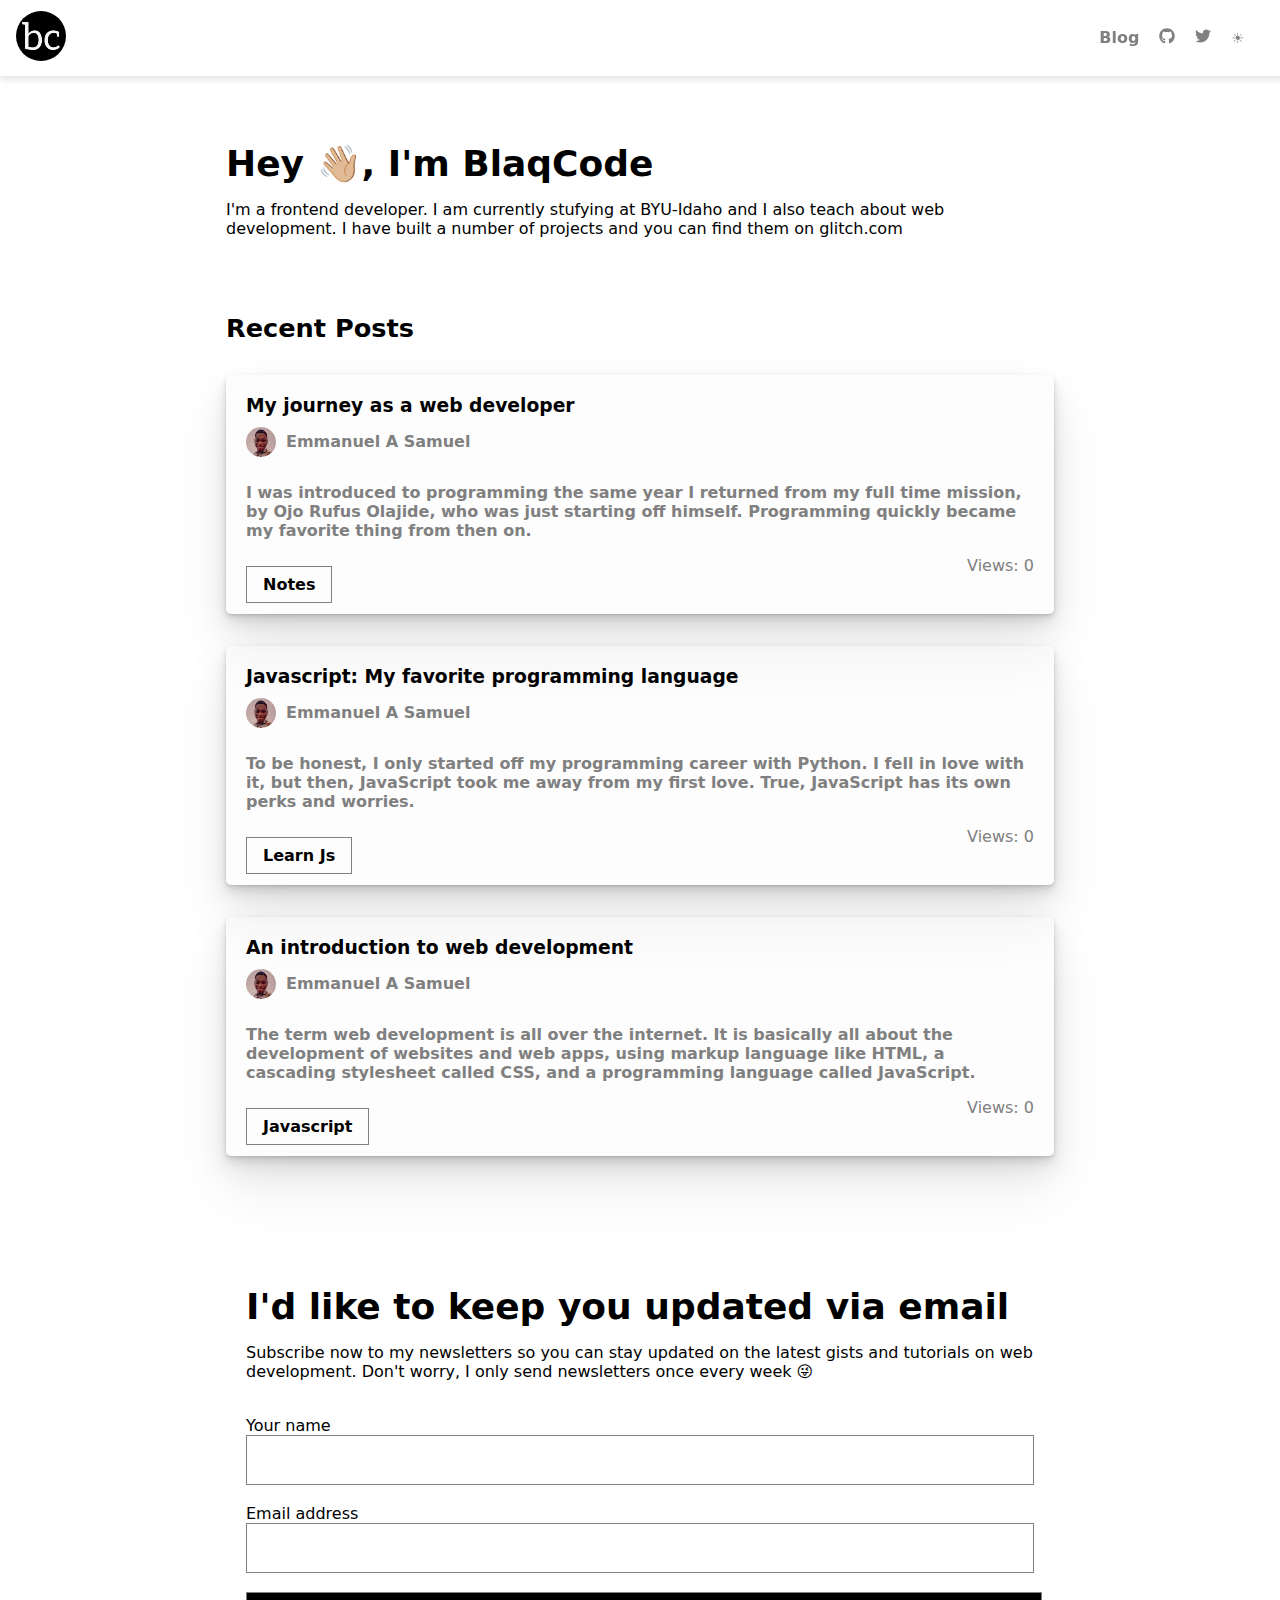
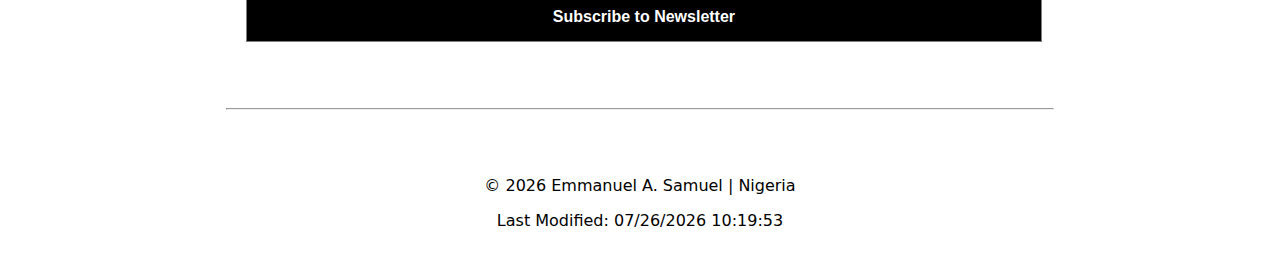
<file: index.html>
<!DOCTYPE html>
<html lang="en">

<head>

    <link rel="icon" type="image/png" sizes="16x16" href="images/blaqCode-logo.webp">
    <meta name="viewport" content="width=device-width, initial-scale =1.0" />
    <meta charset="UTF-8" />
    <meta name="description"
        content="BlaqCode's website teaches coding concepts, and how to apply them. It is a blog for reading programming content" />
    <meta name="keywords"
        content="blaqCode website, learn to code and program, coding and program blog, my journey as a web developer" />
    <meta name="author" content="Emmanuel Anietie Samuel" />
    <title>Emmanuel Samuel (blaqCode)- A Web Developer</title>
    <link rel="stylesheet" href="styles/style.css">
    <link rel="stylesheet" href="styles/css-small.css">
    <script src="script/script.js" defer></script>
</head>

<body id="body-theme">
    <header>
        <div>
            <a href="index.html"><span title="blaqCode logo"> <img src="images/blaqCode-logo.webp" alt="blaqCode image"
                        class="logo" width="50px;" height="50px;"></span></a>
        </div>
        <div class="nav">
            <ul>
                <li><a href="blog.html">Blog</a></li>
                <li><a href="https://github.com/Emmanuelsam124" class="active-nav"><svg stroke="currentColor"
                            fill="currentColor" stroke-width="0" viewBox="0 0 496 512" height="1em" width="1em"
                            xmlns="http://www.w3.org/2000/svg">
                            <path
                                d="M165.9 397.4c0 2-2.3 3.6-5.2 3.6-3.3.3-5.6-1.3-5.6-3.6 0-2 2.3-3.6 5.2-3.6 3-.3 5.6 1.3 5.6 3.6zm-31.1-4.5c-.7 2 1.3 4.3 4.3 4.9 2.6 1 5.6 0 6.2-2s-1.3-4.3-4.3-5.2c-2.6-.7-5.5.3-6.2 2.3zm44.2-1.7c-2.9.7-4.9 2.6-4.6 4.9.3 2 2.9 3.3 5.9 2.6 2.9-.7 4.9-2.6 4.6-4.6-.3-1.9-3-3.2-5.9-2.9zM244.8 8C106.1 8 0 113.3 0 252c0 110.9 69.8 205.8 169.5 239.2 12.8 2.3 17.3-5.6 17.3-12.1 0-6.2-.3-40.4-.3-61.4 0 0-70 15-84.7-29.8 0 0-11.4-29.1-27.8-36.6 0 0-22.9-15.7 1.6-15.4 0 0 24.9 2 38.6 25.8 21.9 38.6 58.6 27.5 72.9 20.9 2.3-16 8.8-27.1 16-33.7-55.9-6.2-112.3-14.3-112.3-110.5 0-27.5 7.6-41.3 23.6-58.9-2.6-6.5-11.1-33.3 2.6-67.9 20.9-6.5 69 27 69 27 20-5.6 41.5-8.5 62.8-8.5s42.8 2.9 62.8 8.5c0 0 48.1-33.6 69-27 13.7 34.7 5.2 61.4 2.6 67.9 16 17.7 25.8 31.5 25.8 58.9 0 96.5-58.9 104.2-114.8 110.5 9.2 7.9 17 22.9 17 46.4 0 33.7-.3 75.4-.3 83.6 0 6.5 4.6 14.4 17.3 12.1C428.2 457.8 496 362.9 496 252 496 113.3 383.5 8 244.8 8zM97.2 352.9c-1.3 1-1 3.3.7 5.2 1.6 1.6 3.9 2.3 5.2 1 1.3-1 1-3.3-.7-5.2-1.6-1.6-3.9-2.3-5.2-1zm-10.8-8.1c-.7 1.3.3 2.9 2.3 3.9 1.6 1 3.6.7 4.3-.7.7-1.3-.3-2.9-2.3-3.9-2-.6-3.6-.3-4.3.7zm32.4 35.6c-1.6 1.3-1 4.3 1.3 6.2 2.3 2.3 5.2 2.6 6.5 1 1.3-1.3.7-4.3-1.3-6.2-2.2-2.3-5.2-2.6-6.5-1zm-11.4-14.7c-1.6 1-1.6 3.6 0 5.9 1.6 2.3 4.3 3.3 5.6 2.3 1.6-1.3 1.6-3.9 0-6.2-1.4-2.3-4-3.3-5.6-2z">
                            </path>
                        </svg></a></li>
                <li><a href="https://x.com/blaqloop"><svg stroke="currentColor" fill="currentColor" stroke-width="0"
                            viewBox="0 0 512 512" height="1em" width="1em" xmlns="http://www.w3.org/2000/svg">
                            <path
                                d="M459.37 151.716c.325 4.548.325 9.097.325 13.645 0 138.72-105.583 298.558-298.558 298.558-59.452 0-114.68-17.219-161.137-47.106 8.447.974 16.568 1.299 25.34 1.299 49.055 0 94.213-16.568 130.274-44.832-46.132-.975-84.792-31.188-98.112-72.772 6.498.974 12.995 1.624 19.818 1.624 9.421 0 18.843-1.3 27.614-3.573-48.081-9.747-84.143-51.98-84.143-102.985v-1.299c13.969 7.797 30.214 12.67 47.431 13.319-28.264-18.843-46.781-51.005-46.781-87.391 0-19.492 5.197-37.36 14.294-52.954 51.655 63.675 129.3 105.258 216.365 109.807-1.624-7.797-2.599-15.918-2.599-24.04 0-57.828 46.782-104.934 104.934-104.934 30.213 0 57.502 12.67 76.67 33.137 23.715-4.548 46.456-13.32 66.599-25.34-7.798 24.366-24.366 44.833-46.132 57.827 21.117-2.273 41.584-8.122 60.426-16.243-14.292 20.791-32.161 39.308-52.628 54.253z">
                            </path>
                        </svg></a></li>
                <li><span class="theme-emoji" id="sun-theme" title="click to change theme">🌚</span></li>
            </ul>
        </div>
        <div class="hamburger" id="hamburger">
            <span class="bar"></span>
            <span class="bar"></span>
            <span class="bar"></span>
        </div>
    </header>


    <main>
        <h1 class="hey">Hey 👋🏼, I'm BlaqCode</h1>
        <p>I'm a frontend developer. I am currently stufying at BYU-Idaho and I also teach about web development. I have
            built a number of projects and you can find them on glitch.com</p>
        <br><br>
        <section>
            <h2>Recent Posts</h2>

            <div id="articles-container"></div>


        </section>
        <br><br>
        <section class="footer-section">
            <h1>I'd like to keep you updated via email</h1>
            <p>Subscribe now to my newsletters so you can stay updated on the latest gists and tutorials on web
                development. Don't worry, I only send newsletters once every week 😜 </p>
            <br>
            <form action="Thank-you.html" method="get" id="revue-form" name="revue-form">
                <label>Your name<br><input type="text" required></label><br><br>
                <label>Email address<br><input name="member[email]" type="email" required></label><br><br>
                <button type="submit" id="btn" value="Subscribe" name=""><strong>Subscribe to
                        Newsletter</strong></button>
            </form>
        </section>
        <br><br>
        <hr>
    </main>
    <footer class="head-foot-col padding-1">
        <p>© <span id="currentyear">2025</span> Emmanuel A. Samuel | Nigeria</p>
        <p>Last Modified: <span id="lastModified">04/11/2025 03:41:28</span>
        </p>
    </footer>

</body>

</html>
</file>
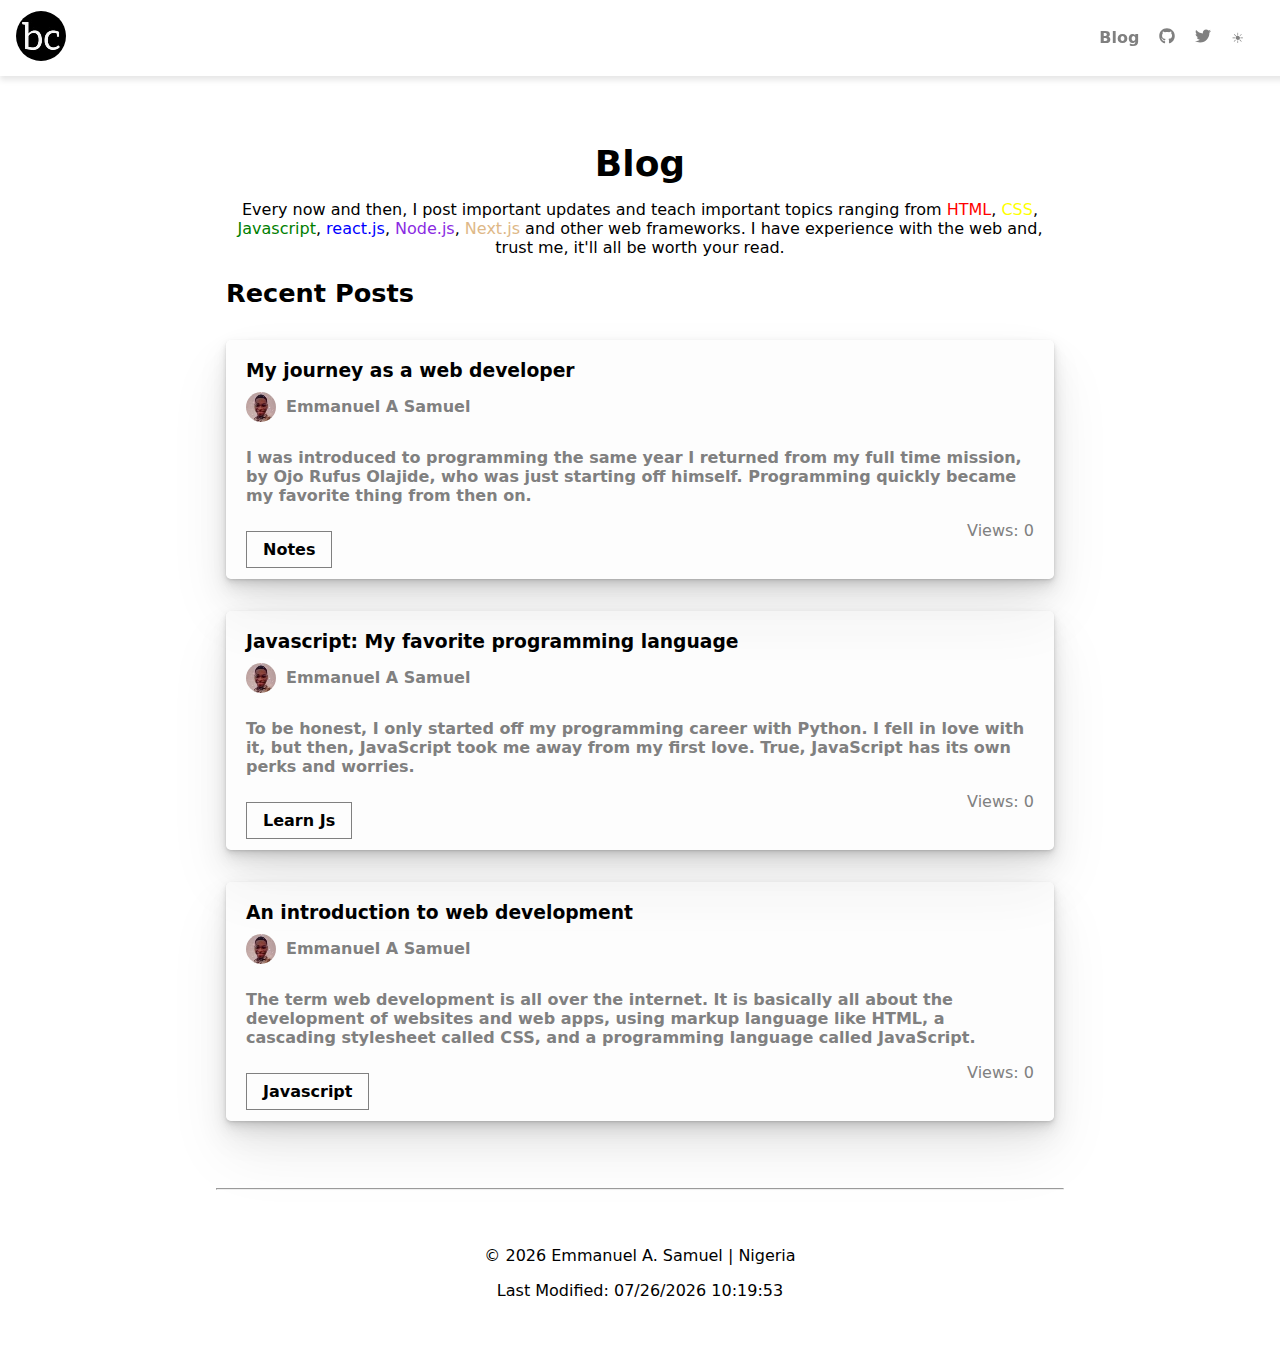
<file: blog.html>
<!DOCTYPE html>
<html lang="en">

<head>
    <link rel="icon" type="image/png" sizes="16x16" href="images/blaqCode-logo.webp">
    <meta name="viewport" content="width=device-width, initial-scale =1.0" />
    <meta charset="UTF-8" />
    <meta name="description"
        content="BlaqCode's website teaches coding concepts, and how to apply them. It is a blog for reading programming content" />
    <meta name="keywords"
        content="blaqCode website, learn to code and program, coding and program blog, my journey as a web developer" />
    <meta name="author" content="Emmanuel Anietie Samuel" />
    <title>Emmanuel Samuel (blaqCode)- About Emmanuel Samuel</title>
    <link rel="stylesheet" href="styles/style.css">
    <link rel="stylesheet" href="styles/css-small.css">
    <script type="module" src="script/script.js" defer></script>
</head>

<body id="body-theme">
    <header>
        <div>
            <a href="index.html"><span title="blaqCode logo"> <img src="images/blaqCode-logo.webp" alt="blaqCode image"
                        class="logo" width="50px;" height="50px;"></span></a>
        </div>
        <div class="nav">
            <ul>
                <li><a href="blog.html">Blog</a></li>
                <li><a href="https://github.com/Emmanuelsam124" class="active-nav"><svg stroke="currentColor"
                            fill="currentColor" stroke-width="0" viewBox="0 0 496 512" height="1em" width="1em"
                            xmlns="http://www.w3.org/2000/svg">
                            <path
                                d="M165.9 397.4c0 2-2.3 3.6-5.2 3.6-3.3.3-5.6-1.3-5.6-3.6 0-2 2.3-3.6 5.2-3.6 3-.3 5.6 1.3 5.6 3.6zm-31.1-4.5c-.7 2 1.3 4.3 4.3 4.9 2.6 1 5.6 0 6.2-2s-1.3-4.3-4.3-5.2c-2.6-.7-5.5.3-6.2 2.3zm44.2-1.7c-2.9.7-4.9 2.6-4.6 4.9.3 2 2.9 3.3 5.9 2.6 2.9-.7 4.9-2.6 4.6-4.6-.3-1.9-3-3.2-5.9-2.9zM244.8 8C106.1 8 0 113.3 0 252c0 110.9 69.8 205.8 169.5 239.2 12.8 2.3 17.3-5.6 17.3-12.1 0-6.2-.3-40.4-.3-61.4 0 0-70 15-84.7-29.8 0 0-11.4-29.1-27.8-36.6 0 0-22.9-15.7 1.6-15.4 0 0 24.9 2 38.6 25.8 21.9 38.6 58.6 27.5 72.9 20.9 2.3-16 8.8-27.1 16-33.7-55.9-6.2-112.3-14.3-112.3-110.5 0-27.5 7.6-41.3 23.6-58.9-2.6-6.5-11.1-33.3 2.6-67.9 20.9-6.5 69 27 69 27 20-5.6 41.5-8.5 62.8-8.5s42.8 2.9 62.8 8.5c0 0 48.1-33.6 69-27 13.7 34.7 5.2 61.4 2.6 67.9 16 17.7 25.8 31.5 25.8 58.9 0 96.5-58.9 104.2-114.8 110.5 9.2 7.9 17 22.9 17 46.4 0 33.7-.3 75.4-.3 83.6 0 6.5 4.6 14.4 17.3 12.1C428.2 457.8 496 362.9 496 252 496 113.3 383.5 8 244.8 8zM97.2 352.9c-1.3 1-1 3.3.7 5.2 1.6 1.6 3.9 2.3 5.2 1 1.3-1 1-3.3-.7-5.2-1.6-1.6-3.9-2.3-5.2-1zm-10.8-8.1c-.7 1.3.3 2.9 2.3 3.9 1.6 1 3.6.7 4.3-.7.7-1.3-.3-2.9-2.3-3.9-2-.6-3.6-.3-4.3.7zm32.4 35.6c-1.6 1.3-1 4.3 1.3 6.2 2.3 2.3 5.2 2.6 6.5 1 1.3-1.3.7-4.3-1.3-6.2-2.2-2.3-5.2-2.6-6.5-1zm-11.4-14.7c-1.6 1-1.6 3.6 0 5.9 1.6 2.3 4.3 3.3 5.6 2.3 1.6-1.3 1.6-3.9 0-6.2-1.4-2.3-4-3.3-5.6-2z">
                            </path>
                        </svg></a></li>
                <li><a href="https://x.com/blaqloop"><svg stroke="currentColor" fill="currentColor" stroke-width="0"
                            viewBox="0 0 512 512" height="1em" width="1em" xmlns="http://www.w3.org/2000/svg">
                            <path
                                d="M459.37 151.716c.325 4.548.325 9.097.325 13.645 0 138.72-105.583 298.558-298.558 298.558-59.452 0-114.68-17.219-161.137-47.106 8.447.974 16.568 1.299 25.34 1.299 49.055 0 94.213-16.568 130.274-44.832-46.132-.975-84.792-31.188-98.112-72.772 6.498.974 12.995 1.624 19.818 1.624 9.421 0 18.843-1.3 27.614-3.573-48.081-9.747-84.143-51.98-84.143-102.985v-1.299c13.969 7.797 30.214 12.67 47.431 13.319-28.264-18.843-46.781-51.005-46.781-87.391 0-19.492 5.197-37.36 14.294-52.954 51.655 63.675 129.3 105.258 216.365 109.807-1.624-7.797-2.599-15.918-2.599-24.04 0-57.828 46.782-104.934 104.934-104.934 30.213 0 57.502 12.67 76.67 33.137 23.715-4.548 46.456-13.32 66.599-25.34-7.798 24.366-24.366 44.833-46.132 57.827 21.117-2.273 41.584-8.122 60.426-16.243-14.292 20.791-32.161 39.308-52.628 54.253z">
                            </path>
                        </svg></a></li>
                <li><span class="theme-emoji" id="sun-theme" title="click to change theme">🌚</span></li>
            </ul>
        </div>
        <div class="hamburger" id="hamburger">
            <span class="bar"></span>
            <span class="bar"></span>
            <span class="bar"></span>
        </div>
    </header>

    <main>

        <section style="text-align: center;">
            <h1 class="Blog">Blog</h1>
            <p>Every now and then, I post important updates and teach important topics ranging from <span
                    style="color:red">HTML</span>, <span style="color:yellow">CSS</span>, <span
                    style="color:green">Javascript</span>, <span style="color:blue">react.js</span>,
                <span style="color:blueviolet">Node.js</span>, <span style="color:burlywood">Next.js</span> and other
                web frameworks. I have experience with the web and, trust me, it'll all be worth your read.
            </p>
        </section>
        <section>
            <h2>Recent Posts</h2>

            <div id="articles-container"></div>


        </section>
    </main>
    <hr>
    <footer class="head-foot-col padding-1">
        <p>© <span id="currentyear">2025</span> Emmanuel A. Samuel | Nigeria</p>
        <p>Last Modified: <span id="lastModified">04/11/2025 03:41:28</span>
        </p>
    </footer>
</body>

</html>
</file>
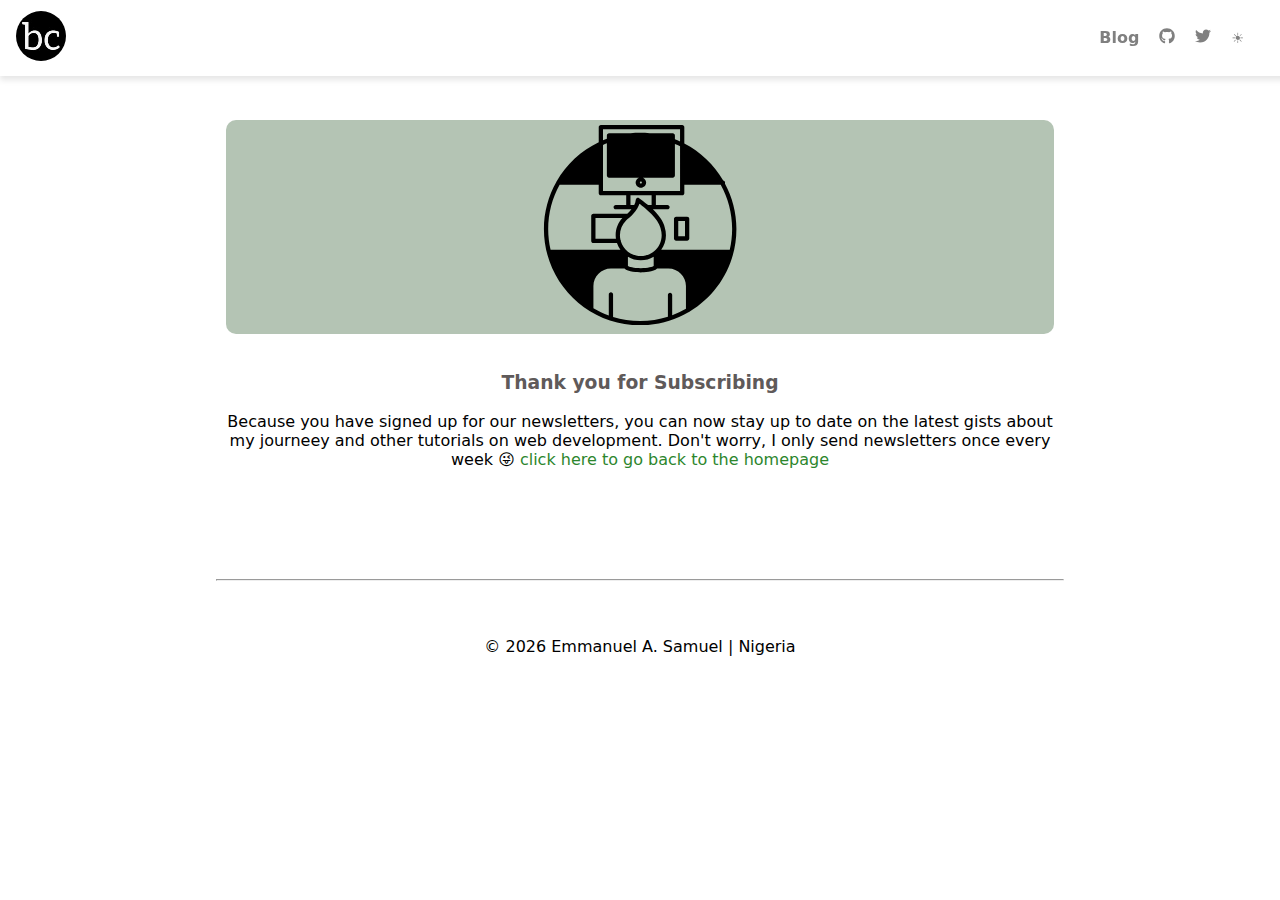
<file: thank-you.html>
<!DOCTYPE html>
<html lang="en">

<head>
    <link rel="icon" type="image/png" sizes="16x16" href="images/blaqCode-logo.webp">
    <meta name="viewport" content="width=device-width, intial-scale =1.0" />
    <meta charset="UTF-8" />
    <meta name="description"
        content="BlaqCode's website teaches coding concepts, and how to apply them. It is a blog for reading programming content" />
    <meta name="keywords"
        content="blaqCode website, learn to code and program, coding and program blog, my journey as a web developer" />
    <meta name="author" content="Emmanuel Anietie Samuel" />
    <title>Emmanuel Samuel (blaqCode)- About Emmanuel Samuel</title>
    <link rel="stylesheet" href="styles/style.css">
    <link rel="stylesheet" href="styles/css-small.css">
    <script type="module" src="script/script.js" defer></script>
</head>

<body id="body-theme">
    <header>
        <div>
            <a href="index.html"><span title="blaqCode logo"> <img src="images/blaqCode-logo.webp" alt="blaqCode image"
                        class="logo" width="50px;" height="50px;"></span></a>
        </div>
        <div class="nav">
            <ul>
                <li><a href="blog.html">Blog</a></li>
                <li><a href="https://github.com/Emmanuelsam124" class="active-nav"><svg stroke="currentColor"
                            fill="currentColor" stroke-width="0" viewBox="0 0 496 512" height="1em" width="1em"
                            xmlns="http://www.w3.org/2000/svg">
                            <path
                                d="M165.9 397.4c0 2-2.3 3.6-5.2 3.6-3.3.3-5.6-1.3-5.6-3.6 0-2 2.3-3.6 5.2-3.6 3-.3 5.6 1.3 5.6 3.6zm-31.1-4.5c-.7 2 1.3 4.3 4.3 4.9 2.6 1 5.6 0 6.2-2s-1.3-4.3-4.3-5.2c-2.6-.7-5.5.3-6.2 2.3zm44.2-1.7c-2.9.7-4.9 2.6-4.6 4.9.3 2 2.9 3.3 5.9 2.6 2.9-.7 4.9-2.6 4.6-4.6-.3-1.9-3-3.2-5.9-2.9zM244.8 8C106.1 8 0 113.3 0 252c0 110.9 69.8 205.8 169.5 239.2 12.8 2.3 17.3-5.6 17.3-12.1 0-6.2-.3-40.4-.3-61.4 0 0-70 15-84.7-29.8 0 0-11.4-29.1-27.8-36.6 0 0-22.9-15.7 1.6-15.4 0 0 24.9 2 38.6 25.8 21.9 38.6 58.6 27.5 72.9 20.9 2.3-16 8.8-27.1 16-33.7-55.9-6.2-112.3-14.3-112.3-110.5 0-27.5 7.6-41.3 23.6-58.9-2.6-6.5-11.1-33.3 2.6-67.9 20.9-6.5 69 27 69 27 20-5.6 41.5-8.5 62.8-8.5s42.8 2.9 62.8 8.5c0 0 48.1-33.6 69-27 13.7 34.7 5.2 61.4 2.6 67.9 16 17.7 25.8 31.5 25.8 58.9 0 96.5-58.9 104.2-114.8 110.5 9.2 7.9 17 22.9 17 46.4 0 33.7-.3 75.4-.3 83.6 0 6.5 4.6 14.4 17.3 12.1C428.2 457.8 496 362.9 496 252 496 113.3 383.5 8 244.8 8zM97.2 352.9c-1.3 1-1 3.3.7 5.2 1.6 1.6 3.9 2.3 5.2 1 1.3-1 1-3.3-.7-5.2-1.6-1.6-3.9-2.3-5.2-1zm-10.8-8.1c-.7 1.3.3 2.9 2.3 3.9 1.6 1 3.6.7 4.3-.7.7-1.3-.3-2.9-2.3-3.9-2-.6-3.6-.3-4.3.7zm32.4 35.6c-1.6 1.3-1 4.3 1.3 6.2 2.3 2.3 5.2 2.6 6.5 1 1.3-1.3.7-4.3-1.3-6.2-2.2-2.3-5.2-2.6-6.5-1zm-11.4-14.7c-1.6 1-1.6 3.6 0 5.9 1.6 2.3 4.3 3.3 5.6 2.3 1.6-1.3 1.6-3.9 0-6.2-1.4-2.3-4-3.3-5.6-2z">
                            </path>
                        </svg></a></li>
                <li><a href="https://x.com/blaqloop"><svg stroke="currentColor" fill="currentColor" stroke-width="0"
                            viewBox="0 0 512 512" height="1em" width="1em" xmlns="http://www.w3.org/2000/svg">
                            <path
                                d="M459.37 151.716c.325 4.548.325 9.097.325 13.645 0 138.72-105.583 298.558-298.558 298.558-59.452 0-114.68-17.219-161.137-47.106 8.447.974 16.568 1.299 25.34 1.299 49.055 0 94.213-16.568 130.274-44.832-46.132-.975-84.792-31.188-98.112-72.772 6.498.974 12.995 1.624 19.818 1.624 9.421 0 18.843-1.3 27.614-3.573-48.081-9.747-84.143-51.98-84.143-102.985v-1.299c13.969 7.797 30.214 12.67 47.431 13.319-28.264-18.843-46.781-51.005-46.781-87.391 0-19.492 5.197-37.36 14.294-52.954 51.655 63.675 129.3 105.258 216.365 109.807-1.624-7.797-2.599-15.918-2.599-24.04 0-57.828 46.782-104.934 104.934-104.934 30.213 0 57.502 12.67 76.67 33.137 23.715-4.548 46.456-13.32 66.599-25.34-7.798 24.366-24.366 44.833-46.132 57.827 21.117-2.273 41.584-8.122 60.426-16.243-14.292 20.791-32.161 39.308-52.628 54.253z">
                            </path>
                        </svg></a></li>
                <li><span class="theme-emoji" id="sun-theme" title="click to change theme">🌚</span></li>
            </ul>
        </div>
        <div class="hamburger" id="hamburger">
            <span class="bar"></span>
            <span class="bar"></span>
            <span class="bar"></span>
        </div>
    </header>

    <main style="text-align: center;">

        <section style="background-color: rgb(180, 196, 180);border-radius: 10px; padding: 5px 0 5px 0;">
            <?xml version="1.0" encoding="iso-8859-1"?>
            <!-- Generator: Adobe Illustrator 16.0.0, SVG Export Plug-In . SVG Version: 6.00 Build 0)  -->
            <!DOCTYPE svg PUBLIC "-//W3C//DTD SVG 1.1//EN" "http://www.w3.org/Graphics/SVG/1.1/DTD/svg11.dtd">
            <svg version="1.1" id="Capa_1" xmlns="http://www.w3.org/2000/svg" xmlns:xlink="http://www.w3.org/1999/xlink"
                x="0px" y="0px" width="200.335px" height="200.335px" viewBox="0 0 503.335 503.335"
                style="enable-background:new 0 0 503.335 503.335;" xml:space="preserve">
                <g>
                    <g>
                        <path d="M464.995,144.679c0-2.727-2.057-4.888-4.682-5.241c-23.118-39.361-57.039-71.618-97.681-92.699V5.375
			c0-2.968-2.41-5.375-5.376-5.375H152.921c-2.971,0-5.375,2.406-5.375,5.375V43.27c-44.331,21.24-81.18,55.616-105.583,98.03
			c-0.402,0.487-0.725,1.014-0.935,1.625c-19.819,35.063-31.187,75.502-31.187,118.58c0,133.35,108.484,241.83,241.832,241.83
			c44.123,0,85.5-11.938,121.153-32.674c1.386-0.209,2.567-0.902,3.391-1.964c70.223-42.361,117.277-119.381,117.277-207.203
			c0-41.463-10.503-80.516-28.972-114.666C464.821,146.167,464.995,145.442,464.995,144.679z M285.639,354.355
			c-2.661,1.989-14.083,5.339-32.362,5.339c-18.273,0-29.686-3.35-32.363-5.339v-23.433c9.484,5.689,20.526,9.019,32.363,9.019
			c11.842,0,22.887-3.339,32.362-9.029V354.355z M253.276,329.19c-23.659,0-43.693-15.781-50.192-37.354
			c0.026-0.21,0.123-0.399,0.123-0.62c0-1.176-0.452-2.184-1.079-3.066c-0.813-3.673-1.275-7.475-1.275-11.391
			c0-14,5.462-27.182,15.373-37.082c2.431-2.425,5.163-4.651,8.134-6.617c0.22-0.14,0.42-0.308,0.614-0.478
			c6.464-5.811,13.664-13.455,18.932-22.153c0.683-0.63,1.145-1.451,1.434-2.364c1.84-3.339,3.377-6.817,4.451-10.402
			c14.603,10.695,48.342,37.707,53.097,61.888c0.028,0.136,0.049,0.294,0.091,0.41c0.031,0.188,0.083,0.366,0.13,0.556
			c1.722,5.29,2.589,10.767,2.589,16.252C305.708,305.663,282.19,329.19,253.276,329.19z M139.419,233.932h67.492
			c-10.83,11.706-16.819,26.78-16.819,42.817c0,3.085,0.297,6.11,0.732,9.076h-51.405V233.932z M271.743,201.125
			c-0.031,0-0.058,0.017-0.094,0.017c-11.779-9.967-21.674-16.558-22.644-17.198c-1.606-1.052-3.643-1.175-5.354-0.328
			c-1.714,0.85-2.848,2.56-2.976,4.467c-0.287,4.436-1.83,8.832-3.946,13.037h-9.396v-24.578h53.077v24.578L271.743,201.125
			L271.743,201.125z M158.296,165.792V50.2c3.205-1.42,6.441-2.77,9.724-4.042v80.856c0,2.966,2.41,5.375,5.376,5.375h75.352
			c-4.939,1.909-8.462,6.683-8.462,12.289c0,7.279,5.924,13.2,13.2,13.2c7.287,0,13.208-5.926,13.208-13.2
			c0-5.606-3.523-10.38-8.468-12.289h75.361c2.966,0,5.374-2.41,5.374-5.375V47.577c4.373,1.791,8.704,3.669,12.925,5.714v112.495
			L158.296,165.792L158.296,165.792z M255.933,144.679c0,1.349-1.102,2.449-2.446,2.449c-1.354,0-2.46-1.1-2.46-2.449
			c0-1.357,1.105-2.457,2.46-2.457C254.831,142.222,255.933,143.321,255.933,144.679z M158.296,10.75h193.584v30.736
			c-4.24-1.94-8.557-3.767-12.93-5.468v-9.776c0-2.966-2.407-5.375-5.373-5.375h-57.823c-7.928-0.785-15.953-1.205-24.077-1.205
			c-8.134,0-16.163,0.42-24.086,1.205h-54.2c-2.968,0-5.375,2.409-5.375,5.375v8.354c-3.272,1.213-6.515,2.494-9.725,3.838
			L158.296,10.75L158.296,10.75z M49.322,150.054h98.218v21.118c0,2.968,2.405,5.375,5.375,5.375h63.673v24.577H190.25
			c-2.969,0-5.375,2.407-5.375,5.376c0,2.965,2.406,5.375,5.375,5.375h39.522c-3.536,4.468-7.3,8.331-10.512,11.31h-85.216
			c-2.968,0-5.375,2.407-5.375,5.375v62.645c0,2.971,2.407,5.375,5.375,5.375h59.279c2.026,6.1,4.96,11.779,8.638,16.903H26.562
			c-3.861-16.721-5.966-34.101-5.966-51.979C20.596,221.104,31.035,183.118,49.322,150.054z M183.588,482.326v-56.642
			c0-2.961-2.407-5.375-5.375-5.375c-2.974,0-5.375,2.414-5.375,5.375v53.024c-13.521-4.919-26.421-11.092-38.633-18.337v-55.559
			c0-24.269,19.737-44.006,44.008-44.006h34.103c7.746,9.076,34.814,9.622,40.972,9.622c6.151,0,33.224-0.556,40.966-9.622h28.441
			c24.263,0,44.007,19.737,44.007,44.006v56.977c-11.008,6.331-22.536,11.831-34.578,16.315v-51.213
			c0-2.972-2.415-5.376-5.375-5.376c-2.971,0-5.376,2.404-5.376,5.376v54.925c-22.006,6.976-45.417,10.761-69.694,10.761
			C227.982,492.573,205.122,488.977,183.588,482.326z M476.785,313.484H304.584c7.45-10.362,11.875-23.024,11.875-36.735
			c0-6.498-1.013-12.967-3.015-19.223c-3.033-16.018-16.236-32.396-29.911-45.645h36.795c2.966,0,5.374-2.409,5.374-5.375
			c0-2.968-2.408-5.375-5.374-5.375h-29.161v-24.578h66.09c2.971,0,5.376-2.407,5.376-5.375v-21.118h91.393
			c18.288,33.064,28.735,71.056,28.735,111.435C482.75,279.368,480.649,296.76,476.785,313.484z" />
                        <path d="M369.698,230.43h-27.696c-2.971,0-5.375,2.404-5.375,5.375v49.378c0,2.966,2.404,5.376,5.375,5.376h27.696
			c2.971,0,5.376-2.41,5.376-5.376v-49.378C375.074,232.83,372.669,230.43,369.698,230.43z M364.323,279.803h-16.945v-38.622h16.945
			V279.803z" />
                    </g>
                </g>
                <g>
                </g>
                <g>
                </g>
                <g>
                </g>
                <g>
                </g>
                <g>
                </g>
                <g>
                </g>
                <g>
                </g>
                <g>
                </g>
                <g>
                </g>
                <g>
                </g>
                <g>
                </g>
                <g>
                </g>
                <g>
                </g>
                <g>
                </g>
                <g>
                </g>
            </svg>
        </section><br>
        <h3 style="color: rgb(95, 90, 90);">Thank you for Subscribing</h3>
        <p>Because you have signed up for our newsletters, you can now stay up to date on the latest gists about my
            journeey and other tutorials on web development. Don't worry, I only send newsletters once every week 😜<a
                href="/" style="color:rgb(45, 134, 45)">
                click here to go back to the homepage</a></p><br><br>
    </main><br><br>
    <hr>
    <footer class="head-foot-col padding-1">
        <p>© <span id="currentyear">2025</span> Emmanuel A. Samuel | Nigeria</p>

    </footer>
</body>

</html>
</file>
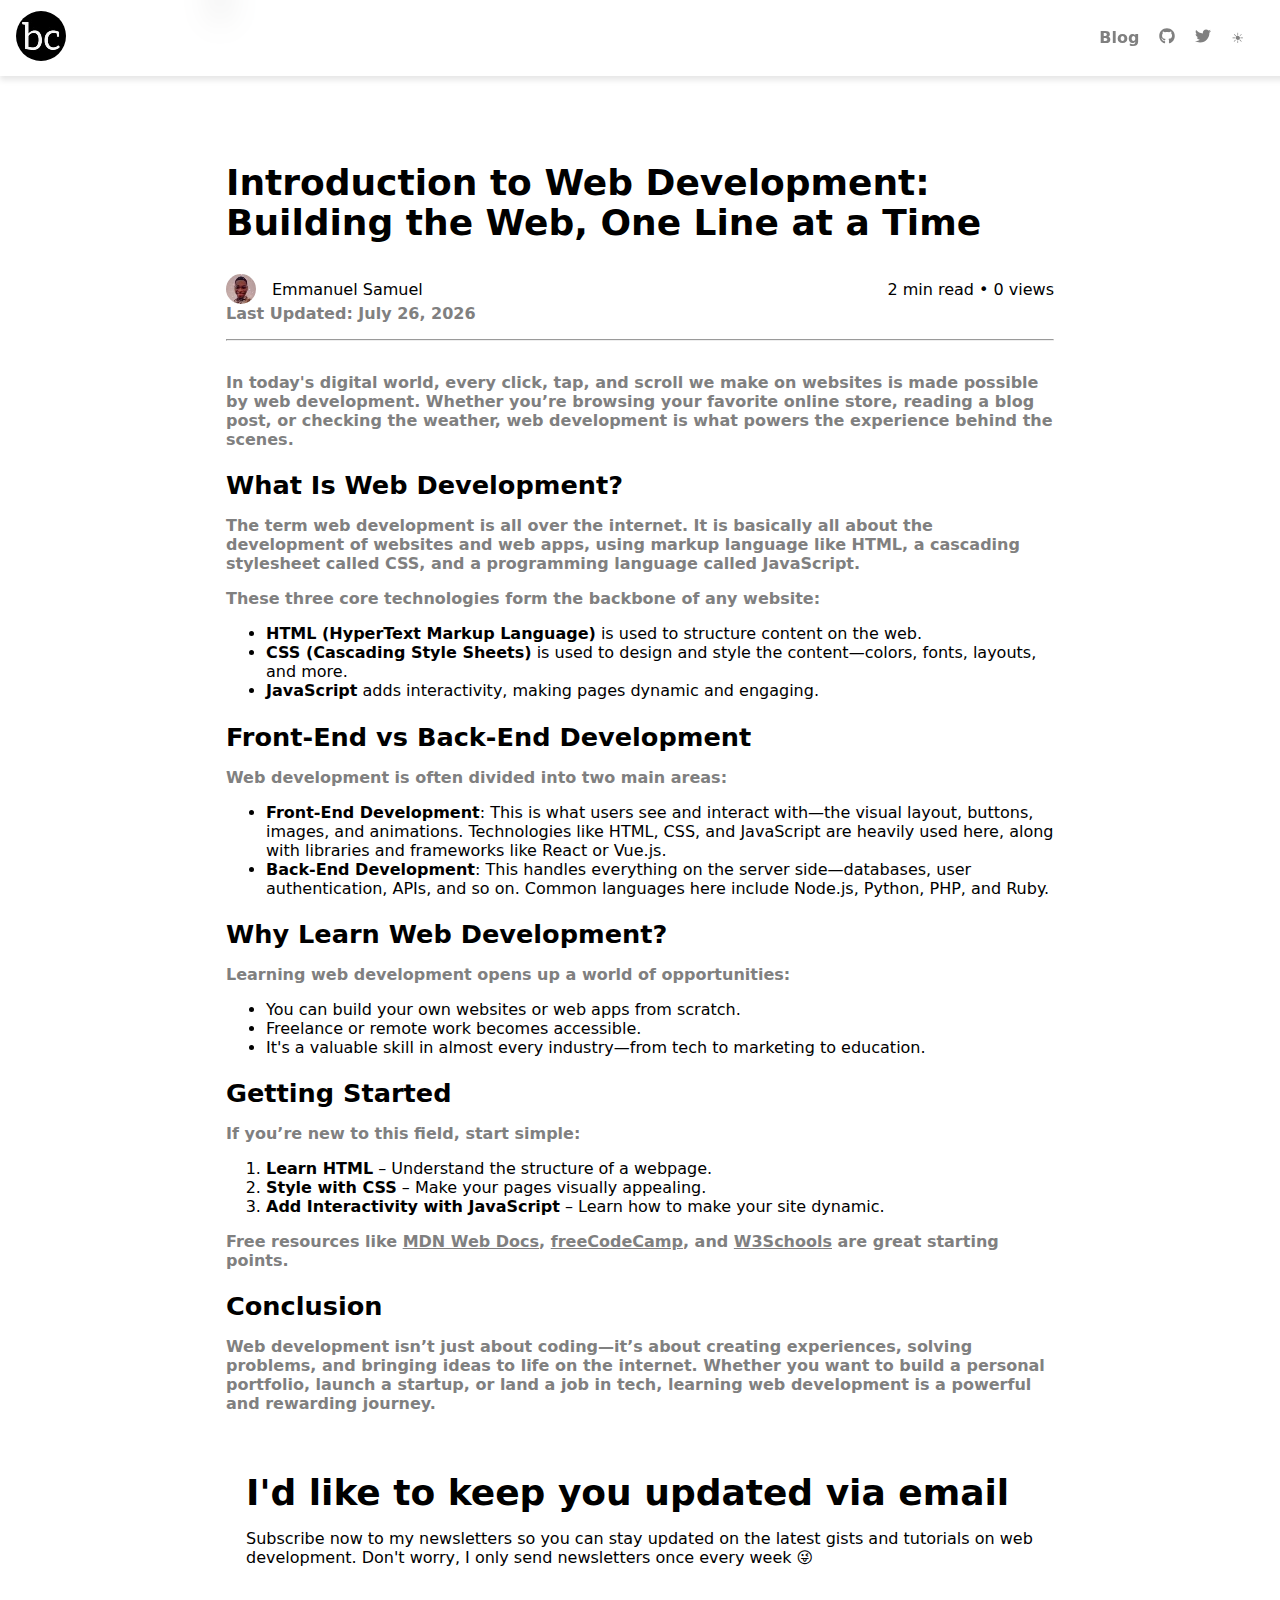
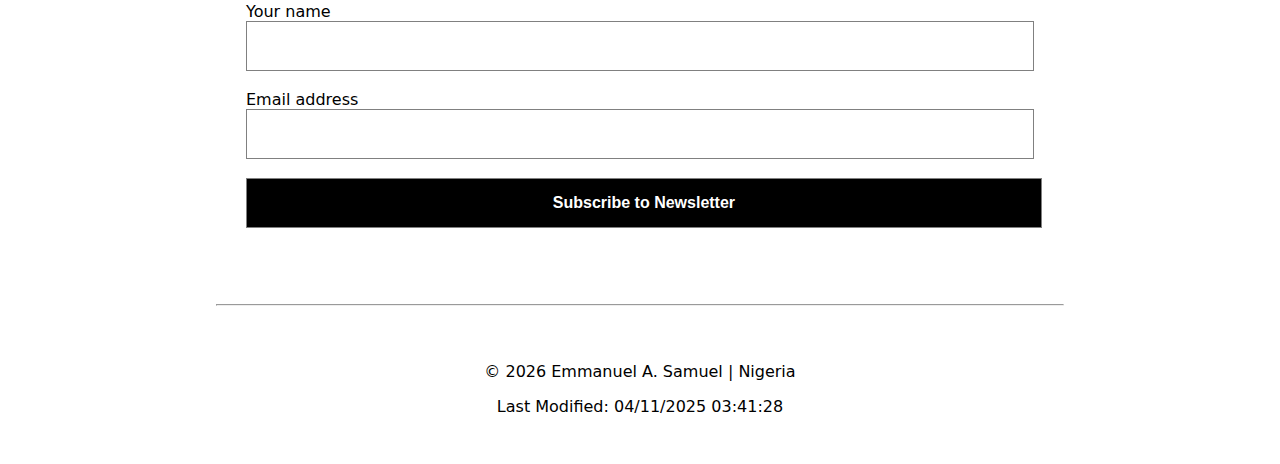
<file: blog/introduction-to-web-development.html>
<!DOCTYPE html>
<html lang="en">

<head>
    <link rel="icon" type="image/png" sizes="16x16" href="../images/blaqCode-logo.webp">
    <meta name="viewport" content="width=device-width, initial-scale =1.0" />
    <meta charset="UTF-8" />
    <meta name="description"
        content="Learn the basics of web development, including HTML, CSS, and JavaScript. Understand the difference between front-end and back-end, and discover why web development is a valuable skill in the digital world.">

    <meta name="keywords"
        content="web development, learn web development, HTML, CSS, JavaScript, front-end development, back-end development, getting started with coding, web design, programming for beginners, build websites">

    <meta name="author" content="Emmanuel Anietie Samuel" />
    <title>Emmanuel Samuel (blaqCode)- About Emmanuel Samuel</title>
    <link rel="stylesheet" href="../styles/style.css">
    <link rel="stylesheet" href="../styles/css-small.css">
    <link rel="stylesheet" href="./blog-style/style.css">
    <script src="./blog-script/script.js" defer></script>
    <script src="./blog-script/readtime.js" defer></script>s
    <!-- <script type="module" src="/script/script.js" defer></script> -->


</head>

<body id="body-theme">
    <header>
        <div>
            <a href="../index.html"><span title="blaqCode logo"> <img src="../images/blaqCode-logo.webp"
                        alt="blaqCode image" class="logo" width="50px;" height="50px;"></span></a>
        </div>
        <div class="nav">
            <ul>
                <li><a href="../blog.html">Blog</a></li>
                <li><a href="https://github.com/Emmanuelsam124" class="active-nav"><svg stroke="currentColor"
                            fill="currentColor" stroke-width="0" viewBox="0 0 496 512" height="1em" width="1em"
                            xmlns="http://www.w3.org/2000/svg">
                            <path
                                d="M165.9 397.4c0 2-2.3 3.6-5.2 3.6-3.3.3-5.6-1.3-5.6-3.6 0-2 2.3-3.6 5.2-3.6 3-.3 5.6 1.3 5.6 3.6zm-31.1-4.5c-.7 2 1.3 4.3 4.3 4.9 2.6 1 5.6 0 6.2-2s-1.3-4.3-4.3-5.2c-2.6-.7-5.5.3-6.2 2.3zm44.2-1.7c-2.9.7-4.9 2.6-4.6 4.9.3 2 2.9 3.3 5.9 2.6 2.9-.7 4.9-2.6 4.6-4.6-.3-1.9-3-3.2-5.9-2.9zM244.8 8C106.1 8 0 113.3 0 252c0 110.9 69.8 205.8 169.5 239.2 12.8 2.3 17.3-5.6 17.3-12.1 0-6.2-.3-40.4-.3-61.4 0 0-70 15-84.7-29.8 0 0-11.4-29.1-27.8-36.6 0 0-22.9-15.7 1.6-15.4 0 0 24.9 2 38.6 25.8 21.9 38.6 58.6 27.5 72.9 20.9 2.3-16 8.8-27.1 16-33.7-55.9-6.2-112.3-14.3-112.3-110.5 0-27.5 7.6-41.3 23.6-58.9-2.6-6.5-11.1-33.3 2.6-67.9 20.9-6.5 69 27 69 27 20-5.6 41.5-8.5 62.8-8.5s42.8 2.9 62.8 8.5c0 0 48.1-33.6 69-27 13.7 34.7 5.2 61.4 2.6 67.9 16 17.7 25.8 31.5 25.8 58.9 0 96.5-58.9 104.2-114.8 110.5 9.2 7.9 17 22.9 17 46.4 0 33.7-.3 75.4-.3 83.6 0 6.5 4.6 14.4 17.3 12.1C428.2 457.8 496 362.9 496 252 496 113.3 383.5 8 244.8 8zM97.2 352.9c-1.3 1-1 3.3.7 5.2 1.6 1.6 3.9 2.3 5.2 1 1.3-1 1-3.3-.7-5.2-1.6-1.6-3.9-2.3-5.2-1zm-10.8-8.1c-.7 1.3.3 2.9 2.3 3.9 1.6 1 3.6.7 4.3-.7.7-1.3-.3-2.9-2.3-3.9-2-.6-3.6-.3-4.3.7zm32.4 35.6c-1.6 1.3-1 4.3 1.3 6.2 2.3 2.3 5.2 2.6 6.5 1 1.3-1.3.7-4.3-1.3-6.2-2.2-2.3-5.2-2.6-6.5-1zm-11.4-14.7c-1.6 1-1.6 3.6 0 5.9 1.6 2.3 4.3 3.3 5.6 2.3 1.6-1.3 1.6-3.9 0-6.2-1.4-2.3-4-3.3-5.6-2z">
                            </path>
                        </svg></a></li>
                <li><a href="https://x.com/blaqloop"><svg stroke="currentColor" fill="currentColor" stroke-width="0"
                            viewBox="0 0 512 512" height="1em" width="1em" xmlns="http://www.w3.org/2000/svg">
                            <path
                                d="M459.37 151.716c.325 4.548.325 9.097.325 13.645 0 138.72-105.583 298.558-298.558 298.558-59.452 0-114.68-17.219-161.137-47.106 8.447.974 16.568 1.299 25.34 1.299 49.055 0 94.213-16.568 130.274-44.832-46.132-.975-84.792-31.188-98.112-72.772 6.498.974 12.995 1.624 19.818 1.624 9.421 0 18.843-1.3 27.614-3.573-48.081-9.747-84.143-51.98-84.143-102.985v-1.299c13.969 7.797 30.214 12.67 47.431 13.319-28.264-18.843-46.781-51.005-46.781-87.391 0-19.492 5.197-37.36 14.294-52.954 51.655 63.675 129.3 105.258 216.365 109.807-1.624-7.797-2.599-15.918-2.599-24.04 0-57.828 46.782-104.934 104.934-104.934 30.213 0 57.502 12.67 76.67 33.137 23.715-4.548 46.456-13.32 66.599-25.34-7.798 24.366-24.366 44.833-46.132 57.827 21.117-2.273 41.584-8.122 60.426-16.243-14.292 20.791-32.161 39.308-52.628 54.253z">
                            </path>
                        </svg></a></li>
                <li><span class="theme-emoji" id="sun-theme" title="click to change theme">🌚</span></li>
            </ul>
        </div>
        <div class="hamburger" id="hamburger">
            <span class="bar"></span>
            <span class="bar"></span>
            <span class="bar"></span>
        </div>
    </header>

    <main>
        <article class="article-main">
            <h1>
                Introduction to Web Development: Building the Web, One Line at a Time
            </h1><br>
            <div class="art-head">
                <div class="art-image-date">
                    <img class="logo" src="../images/emmanuel-sam-blaqcode.webp" alt="Emmanuel-samuel-blaqcode-image"
                        width="30" height="30"> Emmanuel Samuel
                </div>
                <div class="read-time-view">
                    <span id="read-time"></span> • <span id="view-count"></span>
                </div>

            </div>
            <p class="updated-p"> Last Updated: <span id="lastModified"></span></p>

            <hr>
            <div class="article-body">
                <section class="introduction">
                    <p>In today's digital world, every click, tap, and scroll we make on websites is made possible by
                        web development. Whether you’re browsing your favorite online store, reading a blog post, or
                        checking the weather, web development is what powers the experience behind the scenes.</p>
                </section>

                <section class="what-is-web-dev">
                    <h2>What Is Web Development?</h2>
                    <p><strong>The term web development is all over the internet. It is basically all about the
                            development of websites and web apps, using markup language like HTML, a cascading
                            stylesheet called CSS, and a programming language called JavaScript.</strong></p>
                    <p>These three core technologies form the backbone of any website:</p>
                    <ul>
                        <li><strong>HTML (HyperText Markup Language)</strong> is used to structure content on the web.
                        </li>
                        <li><strong>CSS (Cascading Style Sheets)</strong> is used to design and style the
                            content—colors, fonts, layouts, and more.</li>
                        <li><strong>JavaScript</strong> adds interactivity, making pages dynamic and engaging.</li>
                    </ul>
                </section>

                <section class="frontend-vs-backend">
                    <h2>Front-End vs Back-End Development</h2>
                    <p>Web development is often divided into two main areas:</p>
                    <ul>
                        <li><strong>Front-End Development</strong>: This is what users see and interact with—the visual
                            layout, buttons, images, and animations. Technologies like HTML, CSS, and JavaScript are
                            heavily used here, along with libraries and frameworks like React or Vue.js.</li>
                        <li><strong>Back-End Development</strong>: This handles everything on the server side—databases,
                            user authentication, APIs, and so on. Common languages here include Node.js, Python, PHP,
                            and Ruby.</li>
                    </ul>
                </section>

                <section class="why-learn-web-dev">
                    <h2>Why Learn Web Development?</h2>
                    <p>Learning web development opens up a world of opportunities:</p>
                    <ul>
                        <li>You can build your own websites or web apps from scratch.</li>
                        <li>Freelance or remote work becomes accessible.</li>
                        <li>It's a valuable skill in almost every industry—from tech to marketing to education.</li>
                    </ul>
                </section>

                <section class="getting-started">
                    <h2>Getting Started</h2>
                    <p>If you’re new to this field, start simple:</p>
                    <ol>
                        <li><strong>Learn HTML</strong> – Understand the structure of a webpage.</li>
                        <li><strong>Style with CSS</strong> – Make your pages visually appealing.</li>
                        <li><strong>Add Interactivity with JavaScript</strong> – Learn how to make your site dynamic.
                        </li>
                    </ol>

                    <p>Free resources like
                        <a href="https://developer.mozilla.org/">MDN Web Docs</a>,
                        <a href="https://www.freecodecamp.org/">freeCodeCamp</a>, and
                        <a href="https://www.w3schools.com/">W3Schools</a>
                        are great starting points.
                    </p>
                </section>

                <section class="conclusion">
                    <h2>Conclusion</h2>
                    <p>Web development isn’t just about coding—it’s about creating experiences, solving problems, and
                        bringing ideas to life on the internet. Whether you want to build a personal portfolio, launch a
                        startup, or land a job in tech, learning web development is a powerful and rewarding journey.
                    </p>
                </section>
            </div>
        </article>
        <section class="footer-section">
            <h1>I'd like to keep you updated via email</h1>
            <p>Subscribe now to my newsletters so you can stay updated on the latest gists and tutorials on web
                development. Don't worry, I only send newsletters once every week 😜 </p>
            <br>
            <form action="../thank-you.html" method="get" id="revue-form" name="revue-form">
                <label>Your name<br><input type="text" required></label><br><br>
                <label>Email address<br><input name="member[email]" type="email" required></label><br><br>
                <button type="submit" id="btn" value="Subscribe" name=""><strong>Subscribe to
                        Newsletter</strong></button>
            </form>
        </section>
        <br><br>
    </main>
    <hr>
    <footer class="head-foot-col padding-1">
        <p>© <span id="currentyear">2025</span> Emmanuel A. Samuel | Nigeria</p>
        <p>Last Modified: <span id="lastModified">04/11/2025 03:41:28</span>
        </p>
    </footer>
</body>

</html>
</file>
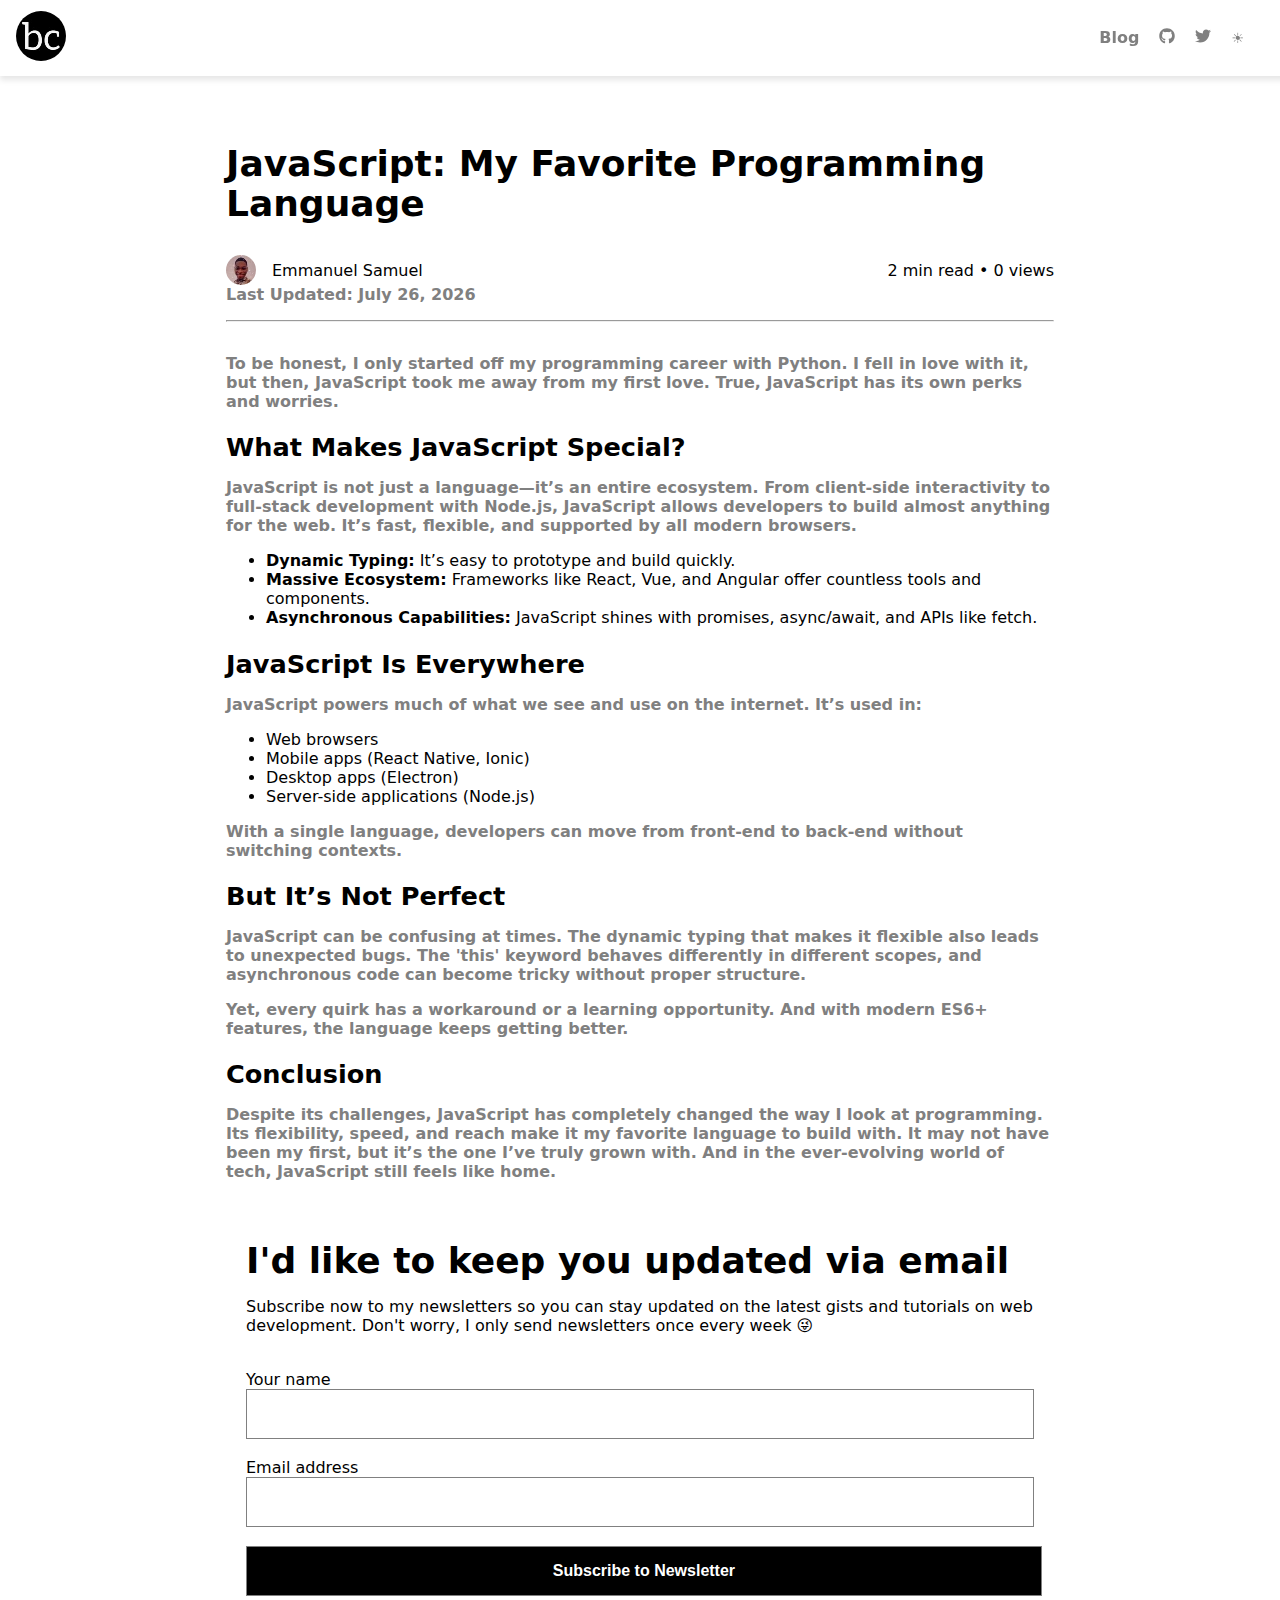
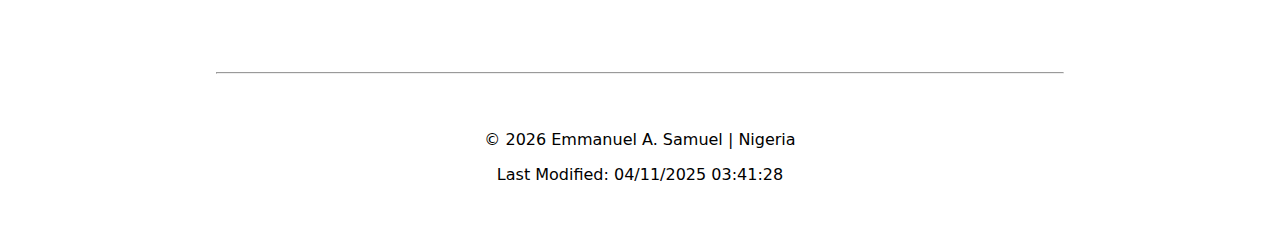
<file: blog/javascript-my-favorite-language.html>
<!DOCTYPE html>
<html lang="en">

<head>
    <link rel="icon" type="image/png" sizes="16x16" href="../images/blaqCode-logo.webp">
    <meta name="viewport" content="width=device-width, initial-scale =1.0" />
    <meta charset="UTF-8" />
    <meta name="description"
        content="Discover why JavaScript became my favorite programming language. From its powerful features to real-world applications, here's why it's at the heart of modern web development.">

    <meta name="keywords"
        content="JavaScript, favorite programming language, web development, learn JavaScript, front-end, back-end, Node.js, React, JavaScript vs Python, programming journey, ES6, async JavaScript">

    <meta name="author" content="Emmanuel Anietie Samuel" />
    <title>Emmanuel Samuel (blaqCode)- About Emmanuel Samuel</title>
    <link rel="stylesheet" href="../styles/style.css">
    <link rel="stylesheet" href="../styles/css-small.css">
    <link rel="stylesheet" href="./blog-style/style.css">
    <script src="./blog-script/script.js" defer></script>
    <script src="./blog-script/readtime.js" defer></script>
    <!-- <script type="module" src="/script/script.js" defer></script> -->

</head>

<body id="body-theme">
    <header>
        <div>
            <a href="../index.html"><span title="blaqCode logo"> <img src="../images/blaqCode-logo.webp"
                        alt="blaqCode image" class="logo" width="50px;" height="50px;"></span></a>
        </div>
        <div class="nav">
            <ul>
                <li><a href="../blog.html">Blog</a></li>
                <li><a href="https://github.com/Emmanuelsam124" class="active-nav"><svg stroke="currentColor"
                            fill="currentColor" stroke-width="0" viewBox="0 0 496 512" height="1em" width="1em"
                            xmlns="http://www.w3.org/2000/svg">
                            <path
                                d="M165.9 397.4c0 2-2.3 3.6-5.2 3.6-3.3.3-5.6-1.3-5.6-3.6 0-2 2.3-3.6 5.2-3.6 3-.3 5.6 1.3 5.6 3.6zm-31.1-4.5c-.7 2 1.3 4.3 4.3 4.9 2.6 1 5.6 0 6.2-2s-1.3-4.3-4.3-5.2c-2.6-.7-5.5.3-6.2 2.3zm44.2-1.7c-2.9.7-4.9 2.6-4.6 4.9.3 2 2.9 3.3 5.9 2.6 2.9-.7 4.9-2.6 4.6-4.6-.3-1.9-3-3.2-5.9-2.9zM244.8 8C106.1 8 0 113.3 0 252c0 110.9 69.8 205.8 169.5 239.2 12.8 2.3 17.3-5.6 17.3-12.1 0-6.2-.3-40.4-.3-61.4 0 0-70 15-84.7-29.8 0 0-11.4-29.1-27.8-36.6 0 0-22.9-15.7 1.6-15.4 0 0 24.9 2 38.6 25.8 21.9 38.6 58.6 27.5 72.9 20.9 2.3-16 8.8-27.1 16-33.7-55.9-6.2-112.3-14.3-112.3-110.5 0-27.5 7.6-41.3 23.6-58.9-2.6-6.5-11.1-33.3 2.6-67.9 20.9-6.5 69 27 69 27 20-5.6 41.5-8.5 62.8-8.5s42.8 2.9 62.8 8.5c0 0 48.1-33.6 69-27 13.7 34.7 5.2 61.4 2.6 67.9 16 17.7 25.8 31.5 25.8 58.9 0 96.5-58.9 104.2-114.8 110.5 9.2 7.9 17 22.9 17 46.4 0 33.7-.3 75.4-.3 83.6 0 6.5 4.6 14.4 17.3 12.1C428.2 457.8 496 362.9 496 252 496 113.3 383.5 8 244.8 8zM97.2 352.9c-1.3 1-1 3.3.7 5.2 1.6 1.6 3.9 2.3 5.2 1 1.3-1 1-3.3-.7-5.2-1.6-1.6-3.9-2.3-5.2-1zm-10.8-8.1c-.7 1.3.3 2.9 2.3 3.9 1.6 1 3.6.7 4.3-.7.7-1.3-.3-2.9-2.3-3.9-2-.6-3.6-.3-4.3.7zm32.4 35.6c-1.6 1.3-1 4.3 1.3 6.2 2.3 2.3 5.2 2.6 6.5 1 1.3-1.3.7-4.3-1.3-6.2-2.2-2.3-5.2-2.6-6.5-1zm-11.4-14.7c-1.6 1-1.6 3.6 0 5.9 1.6 2.3 4.3 3.3 5.6 2.3 1.6-1.3 1.6-3.9 0-6.2-1.4-2.3-4-3.3-5.6-2z">
                            </path>
                        </svg></a></li>
                <li><a href="https://x.com/blaqloop"><svg stroke="currentColor" fill="currentColor" stroke-width="0"
                            viewBox="0 0 512 512" height="1em" width="1em" xmlns="http://www.w3.org/2000/svg">
                            <path
                                d="M459.37 151.716c.325 4.548.325 9.097.325 13.645 0 138.72-105.583 298.558-298.558 298.558-59.452 0-114.68-17.219-161.137-47.106 8.447.974 16.568 1.299 25.34 1.299 49.055 0 94.213-16.568 130.274-44.832-46.132-.975-84.792-31.188-98.112-72.772 6.498.974 12.995 1.624 19.818 1.624 9.421 0 18.843-1.3 27.614-3.573-48.081-9.747-84.143-51.98-84.143-102.985v-1.299c13.969 7.797 30.214 12.67 47.431 13.319-28.264-18.843-46.781-51.005-46.781-87.391 0-19.492 5.197-37.36 14.294-52.954 51.655 63.675 129.3 105.258 216.365 109.807-1.624-7.797-2.599-15.918-2.599-24.04 0-57.828 46.782-104.934 104.934-104.934 30.213 0 57.502 12.67 76.67 33.137 23.715-4.548 46.456-13.32 66.599-25.34-7.798 24.366-24.366 44.833-46.132 57.827 21.117-2.273 41.584-8.122 60.426-16.243-14.292 20.791-32.161 39.308-52.628 54.253z">
                            </path>
                        </svg></a></li>
                <li><span class="theme-emoji" id="sun-theme" title="click to change theme">🌚</span></li>
            </ul>
        </div>
        <div class="hamburger" id="hamburger">
            <span class="bar"></span>
            <span class="bar"></span>
            <span class="bar"></span>
        </div>
    </header>

    <main>
        <article class="article-main">
            <h1>
                <h1>JavaScript: My Favorite Programming Language</h1>
            </h1><br>
            <div class="art-head">
                <div class="art-image-date">
                    <img class="logo" src="../images/emmanuel-sam-blaqcode.webp" alt="Emmanuel-samuel-blaqcode-image"
                        width="30" height="30"> Emmanuel Samuel
                </div>
                <div class="read-time-view">
                    <span id="read-time"></span> • <span id="view-count"></span>
                </div>

            </div>
            <p class="updated-p"> Last Updated: <span id="lastModified"></span></p>

            <!-- <div style="text-align:center">
               
                    <source media="(min-width: 700px)" srcset="../images/code-image.webp">

                    <source media="(min-width: 400px)" srcset="../images/code-image-400.webp">

                   
                    <img src="../images/code-image.webp" alt="a computer screen with code on it" width="640"
                        height="320">
                </picture> 
            </div> -->
            <hr>
            <div class="article-body">
                <section class="personal-journey">
                    <p>To be honest, I only started off my programming career with Python. I fell in love with it, but
                        then, JavaScript took me away from my first love. True, JavaScript has its own perks and
                        worries.</p>
                </section>

                <section class="why-javascript">
                    <h2>What Makes JavaScript Special?</h2>
                    <p>JavaScript is not just a language—it’s an entire ecosystem. From client-side interactivity to
                        full-stack development with Node.js, JavaScript allows developers to build almost anything for
                        the web. It’s fast, flexible, and supported by all modern browsers.</p>
                    <ul>
                        <li><strong>Dynamic Typing:</strong> It’s easy to prototype and build quickly.</li>
                        <li><strong>Massive Ecosystem:</strong> Frameworks like React, Vue, and Angular offer countless
                            tools and components.</li>
                        <li><strong>Asynchronous Capabilities:</strong> JavaScript shines with promises, async/await,
                            and APIs like fetch.</li>
                    </ul>
                </section>

                <section class="real-world-use">
                    <h2>JavaScript Is Everywhere</h2>
                    <p>JavaScript powers much of what we see and use on the internet. It’s used in:</p>
                    <ul>
                        <li>Web browsers</li>
                        <li>Mobile apps (React Native, Ionic)</li>
                        <li>Desktop apps (Electron)</li>
                        <li>Server-side applications (Node.js)</li>
                    </ul>
                    <p>With a single language, developers can move from front-end to back-end without switching
                        contexts.</p>
                </section>

                <section class="challenges">
                    <h2>But It’s Not Perfect</h2>
                    <p>JavaScript can be confusing at times. The dynamic typing that makes it flexible also leads to
                        unexpected bugs. The 'this' keyword behaves differently in different scopes, and asynchronous
                        code can become tricky without proper structure.</p>
                    <p>Yet, every quirk has a workaround or a learning opportunity. And with modern ES6+ features, the
                        language keeps getting better.</p>
                </section>

                <section class="conclusion">
                    <h2>Conclusion</h2>
                    <p>Despite its challenges, JavaScript has completely changed the way I look at programming. Its
                        flexibility, speed, and reach make it my favorite language to build with. It may not have been
                        my first, but it’s the one I’ve truly grown with. And in the ever-evolving world of tech,
                        JavaScript still feels like home.</p>
                </section>
            </div>
        </article>
        <section class="footer-section">
            <h1>I'd like to keep you updated via email</h1>
            <p>Subscribe now to my newsletters so you can stay updated on the latest gists and tutorials on web
                development. Don't worry, I only send newsletters once every week 😜 </p>
            <br>
            <form action="../thank-you.html" method="get" id="revue-form" name="revue-form">
                <label>Your name<br><input type="text" required></label><br><br>
                <label>Email address<br><input name="member[email]" type="email" required></label><br><br>
                <button type="submit" id="btn" value="Subscribe" name=""><strong>Subscribe to
                        Newsletter</strong></button>
            </form>
        </section>
        <br><br>
    </main>
    <hr>
    <footer class="head-foot-col padding-1">
        <p>© <span id="currentyear">2025</span> Emmanuel A. Samuel | Nigeria</p>
        <p>Last Modified: <span id="lastModified">04/11/2025 03:41:28</span>
        </p>
    </footer>
</body>

</html>
</file>
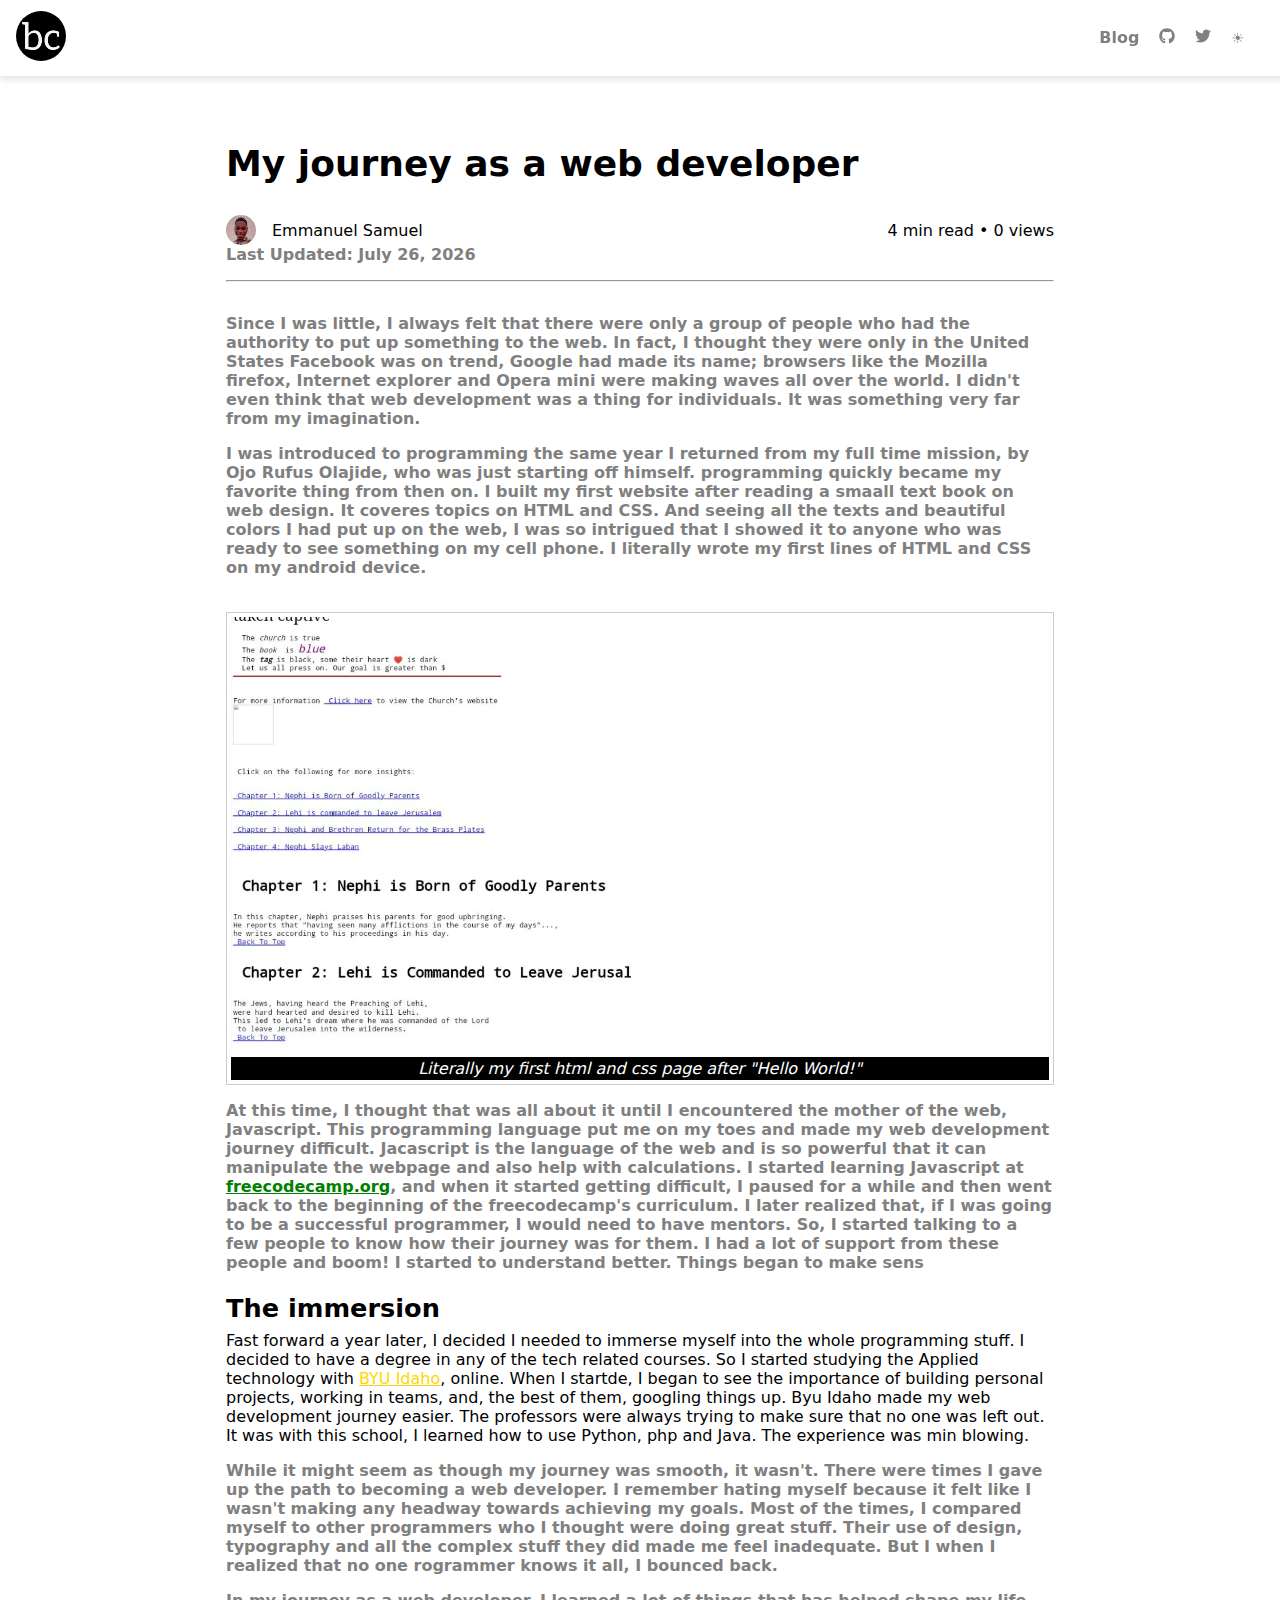
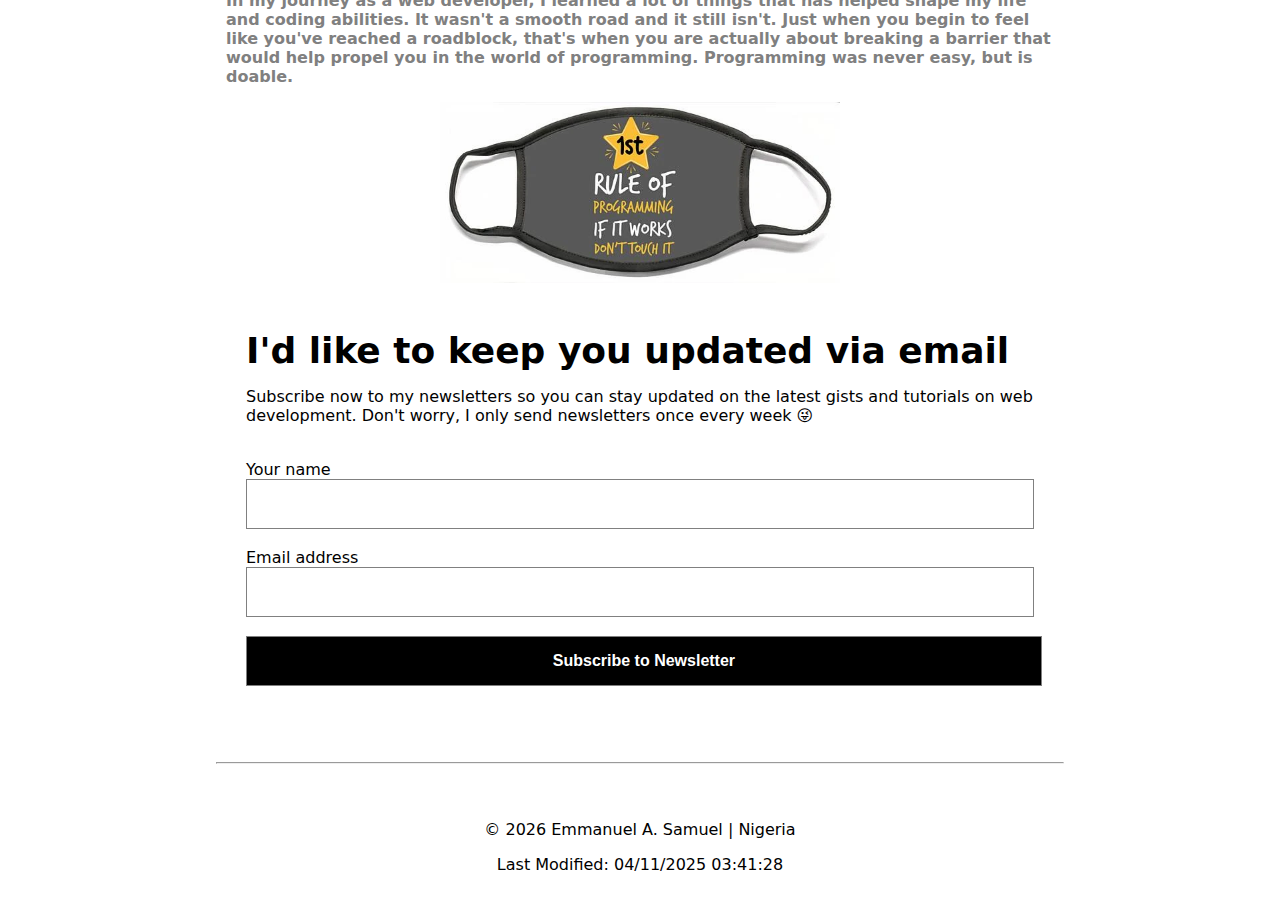
<file: blog/my-web-developer-journey.html>
<!DOCTYPE html>
<html lang="en">

<head>
    <link rel="icon" type="image/png" sizes="16x16" href="../images/blaqCode-logo.webp">
    <meta name="viewport" content="width=device-width, initial-scale =1.0" />
    <meta charset="UTF-8" />
    <meta name="description"
        content="BlaqCode's website teaches coding concepts, and how to apply them. It is a blog for reading programming content" />
    <meta name="keywords"
        content="blaqCode website, learn to code and program, coding and program blog, my journey as a web developer" />
    <meta name="author" content="Emmanuel Anietie Samuel" />
    <title>Emmanuel Samuel (blaqCode)- About Emmanuel Samuel</title>
    <link rel="stylesheet" href="../styles/style.css">
    <link rel="stylesheet" href="../styles/css-small.css">
    <link rel="stylesheet" href="./blog-style/style.css">
    <script src="./blog-script/script.js" defer></script>
    <script src="./blog-script/readtime.js" defer></script>
    <!-- <script type="module" src="/script/script.js" defer></script> -->


</head>

<body id="body-theme">
    <header>
        <div>
            <a href="../index.html"><span title="blaqCode logo"> <img src="../images/blaqCode-logo.webp"
                        alt="blaqCode image" class="logo" width="50px;" height="50px;"></span></a>
        </div>
        <div class="nav">
            <ul>
                <li><a href="../blog.html">Blog</a></li>
                <li><a href="https://github.com/Emmanuelsam124" class="active-nav"><svg stroke="currentColor"
                            fill="currentColor" stroke-width="0" viewBox="0 0 496 512" height="1em" width="1em"
                            xmlns="http://www.w3.org/2000/svg">
                            <path
                                d="M165.9 397.4c0 2-2.3 3.6-5.2 3.6-3.3.3-5.6-1.3-5.6-3.6 0-2 2.3-3.6 5.2-3.6 3-.3 5.6 1.3 5.6 3.6zm-31.1-4.5c-.7 2 1.3 4.3 4.3 4.9 2.6 1 5.6 0 6.2-2s-1.3-4.3-4.3-5.2c-2.6-.7-5.5.3-6.2 2.3zm44.2-1.7c-2.9.7-4.9 2.6-4.6 4.9.3 2 2.9 3.3 5.9 2.6 2.9-.7 4.9-2.6 4.6-4.6-.3-1.9-3-3.2-5.9-2.9zM244.8 8C106.1 8 0 113.3 0 252c0 110.9 69.8 205.8 169.5 239.2 12.8 2.3 17.3-5.6 17.3-12.1 0-6.2-.3-40.4-.3-61.4 0 0-70 15-84.7-29.8 0 0-11.4-29.1-27.8-36.6 0 0-22.9-15.7 1.6-15.4 0 0 24.9 2 38.6 25.8 21.9 38.6 58.6 27.5 72.9 20.9 2.3-16 8.8-27.1 16-33.7-55.9-6.2-112.3-14.3-112.3-110.5 0-27.5 7.6-41.3 23.6-58.9-2.6-6.5-11.1-33.3 2.6-67.9 20.9-6.5 69 27 69 27 20-5.6 41.5-8.5 62.8-8.5s42.8 2.9 62.8 8.5c0 0 48.1-33.6 69-27 13.7 34.7 5.2 61.4 2.6 67.9 16 17.7 25.8 31.5 25.8 58.9 0 96.5-58.9 104.2-114.8 110.5 9.2 7.9 17 22.9 17 46.4 0 33.7-.3 75.4-.3 83.6 0 6.5 4.6 14.4 17.3 12.1C428.2 457.8 496 362.9 496 252 496 113.3 383.5 8 244.8 8zM97.2 352.9c-1.3 1-1 3.3.7 5.2 1.6 1.6 3.9 2.3 5.2 1 1.3-1 1-3.3-.7-5.2-1.6-1.6-3.9-2.3-5.2-1zm-10.8-8.1c-.7 1.3.3 2.9 2.3 3.9 1.6 1 3.6.7 4.3-.7.7-1.3-.3-2.9-2.3-3.9-2-.6-3.6-.3-4.3.7zm32.4 35.6c-1.6 1.3-1 4.3 1.3 6.2 2.3 2.3 5.2 2.6 6.5 1 1.3-1.3.7-4.3-1.3-6.2-2.2-2.3-5.2-2.6-6.5-1zm-11.4-14.7c-1.6 1-1.6 3.6 0 5.9 1.6 2.3 4.3 3.3 5.6 2.3 1.6-1.3 1.6-3.9 0-6.2-1.4-2.3-4-3.3-5.6-2z">
                            </path>
                        </svg></a></li>
                <li><a href="https://x.com/blaqloop"><svg stroke="currentColor" fill="currentColor" stroke-width="0"
                            viewBox="0 0 512 512" height="1em" width="1em" xmlns="http://www.w3.org/2000/svg">
                            <path
                                d="M459.37 151.716c.325 4.548.325 9.097.325 13.645 0 138.72-105.583 298.558-298.558 298.558-59.452 0-114.68-17.219-161.137-47.106 8.447.974 16.568 1.299 25.34 1.299 49.055 0 94.213-16.568 130.274-44.832-46.132-.975-84.792-31.188-98.112-72.772 6.498.974 12.995 1.624 19.818 1.624 9.421 0 18.843-1.3 27.614-3.573-48.081-9.747-84.143-51.98-84.143-102.985v-1.299c13.969 7.797 30.214 12.67 47.431 13.319-28.264-18.843-46.781-51.005-46.781-87.391 0-19.492 5.197-37.36 14.294-52.954 51.655 63.675 129.3 105.258 216.365 109.807-1.624-7.797-2.599-15.918-2.599-24.04 0-57.828 46.782-104.934 104.934-104.934 30.213 0 57.502 12.67 76.67 33.137 23.715-4.548 46.456-13.32 66.599-25.34-7.798 24.366-24.366 44.833-46.132 57.827 21.117-2.273 41.584-8.122 60.426-16.243-14.292 20.791-32.161 39.308-52.628 54.253z">
                            </path>
                        </svg></a></li>
                <li><span class="theme-emoji" id="sun-theme" title="click to change theme">🌚</span></li>
            </ul>
        </div>
        <div class="hamburger" id="hamburger">
            <span class="bar"></span>
            <span class="bar"></span>
            <span class="bar"></span>
        </div>
    </header>

    <main>
        <article class="article-main">
            <h1>
                My journey as a web developer
            </h1><br>
            <div class="art-head">
                <div class="art-image-date">
                    <img class="logo" src="../images/emmanuel-sam-blaqcode.webp" alt="Emmanuel-samuel-blaqcode-image"
                        width="30" height="30"> Emmanuel Samuel
                </div>
                <div class="read-time-view">
                    <span id="read-time"></span> • <span id="view-count"></span>
                </div>

            </div>
            <p class="updated-p"> Last Updated: <span id="lastModified"></span></p>

            <!-- <div style="text-align:center">
               
                    <source media="(min-width: 700px)" srcset="../images/code-image.webp">

                    <source media="(min-width: 400px)" srcset="../images/code-image-400.webp">

                   
                    <img src="../images/code-image.webp" alt="a computer screen with code on it" width="640"
                        height="320">
                </picture> 
            </div> -->
            <hr>
            <div class="article-body">
                <p>Since I was little, I always felt that there were only a group of people who had the authority to put
                    up
                    something to the web. In fact, I thought they were only in the United States
                    Facebook was on trend, Google had made its name; browsers like the Mozilla firefox, Internet
                    explorer
                    and
                    Opera mini were making waves all over the world. I didn't even think that web
                    development was a thing for individuals. It was something very far from my imagination.</p>

                <p>
                    I was introduced to programming the same year I returned from my full time mission, by Ojo Rufus
                    Olajide,
                    who was just starting off himself. programming quickly became my favorite thing
                    from then on. I built my first website after reading a smaall text book on web design. It coveres
                    topics
                    on
                    HTML and CSS. And seeing all the texts and beautiful colors I had put up on the web,
                    I was so intrigued that I showed it to anyone who was ready to see something on my cell phone. I
                    literally
                    wrote my first lines of HTML and CSS on my android device.
                </p><br>
                <div>
                    <figure>
                        <picture>

                            <source media="(min-width: 700px)" srcset="../images/my-first-code.webp">

                            <source media="(min-width: 400px)" srcset="../images/my-first-code-400.webp">

                            <img src="../images/my-first-code-400.webp" alt="my first code" width="400" height="436">
                        </picture>

                        <figcaption>Literally my first html and css page after "Hello World!"</figcaption>
                    </figure>
                </div>

                <p>
                    At this time, I thought that was all about it until I encountered the mother of the web, Javascript.
                    This
                    programming language put me on my toes and made my web development journey difficult.
                    Jacascript is the language of the web and is so powerful that it can manipulate the webpage and also
                    help
                    with calculations. I started learning Javascript at <a href="https://www.freecodecamp.org/learn"
                        target="_blank" class="fcc-link">freecodecamp.org</a>, and when it started
                    getting difficult, I paused for a while and then went back to the beginning of the freecodecamp's
                    curriculum. I later realized that, if I was going to be a successful programmer, I would need to
                    have
                    mentors. So, I started talking to a few
                    people to know how their journey was for them. I had a lot of support from these people and boom! I
                    started
                    to understand better. Things began to make sens
                </p>

                <p>
                <h2>
                    The immersion
                </h2>
                Fast forward a year later, I decided I needed to immerse myself into the whole programming stuff. I
                decided
                to
                have a degree in any of the tech related courses. So I started studying the Applied technology with <a
                    href="https://www.byupathway.org/bachelors-degree/applied-technology" class="byu-link"> BYU
                    Idaho</a>,
                online.
                When I startde, I began to see the importance of building personal projects, working in teams, and, the
                best
                of
                them, googling things up. Byu Idaho made my web development journey easier. The professors were always
                trying to
                make sure that no one was left out. It was with this school,
                I learned how to use Python, php and Java. The experience was min blowing.
                </p>

                <p>
                    While it might seem as though my journey was smooth, it wasn't. There were times I gave up the path
                    to
                    becoming a web developer. I remember hating myself because it felt like I wasn't making any headway
                    towards
                    achieving my goals. Most of the times, I compared myself to other programmers
                    who I thought were doing great stuff. Their use of design, typography and all the complex stuff they
                    did
                    made me feel inadequate. But I when I realized that no one rogrammer knows it all, I bounced back.
                </p>
                <p>
                    In my journey as a web developer, I learned a lot of things that has helped shape my life and coding
                    abilities. It wasn't a smooth road and it still isn't. Just when you begin to feel like you've
                    reached a
                    roadblock, that's when you are actually about breaking a barrier that would help propel
                    you in the world of programming. Programming was never easy, but is doable.
                </p>
                <div style="text-align:center">

                    <picture>

                        <source media="(min-width: 700px)" srcset="../images/first-rule-of-code.webp">

                        <source media="(min-width: 400px)" srcset="../images/first-rule-of-code-400.webp">

                        <img src="../images/first-rule-of-code-400.webp" alt="The first rule of code" width="400"
                            height="181">
                    </picture>
                </div>
            </div>
        </article>
        <section class="footer-section">
            <h1>I'd like to keep you updated via email</h1>
            <p>Subscribe now to my newsletters so you can stay updated on the latest gists and tutorials on web
                development. Don't worry, I only send newsletters once every week 😜 </p>
            <br>
            <form action="../thank-you.html" method="get" id="revue-form" name="revue-form">
                <label>Your name<br><input type="text" required></label><br><br>
                <label>Email address<br><input name="member[email]" type="email" required></label><br><br>
                <button type="submit" id="btn" value="Subscribe" name=""><strong>Subscribe to
                        Newsletter</strong></button>
            </form>
        </section>
        <br><br>
    </main>
    <hr>
    <footer class="head-foot-col padding-1">
        <p>© <span id="currentyear">2025</span> Emmanuel A. Samuel | Nigeria</p>
        <p>Last Modified: <span id="lastModified">04/11/2025 03:41:28</span>
        </p>
    </footer>
</body>

</html>
</file>
<file: styles/style.css>
/* Base Layout */
body {
  max-width: 848px;
  margin: auto;
  background-color: white;
  color: black;
  font-family: Inter, ui-sans-serif, system-ui, -apple-system,
    BlinkMacSystemFont, "Segoe UI", Roboto, "Helvetica Neue", Arial, "Noto Sans",
    sans-serif, "Apple Color Emoji", "Segoe UI Emoji", "Segoe UI Symbol",
    "Noto Color Emoji";
  transition: background-color 0.39s ease, color 0.39s ease;
  position: relative;
}

img {
  max-width: 100%;
}

#articles-container {
  min-height: 830px;
}

/* Dark Theme */
.body {
  background-color: black;
  color: #c5c6c7;
  font-weight: bold;
}

/* Default (light) theme */
.article-heading {
  color: black;
  margin: 0;
}

/* Dark theme override */
.body .article-heading {
  color: #c5c6c7;
}

#btn {
  width: 101%;
  height: 40px;
  background: black;
  color: #c5c6c7;
  font-size: 16px;
  padding: 10px 20px;
  border: 1px solid gray;
  cursor: pointer;
}

input[type="text"],
input[type="email"],
button {
  width: 100%;
  min-height: 50px;
  font-size: 16px;
  padding: 5px;
  border: 1px solid gray;
  box-sizing: border-box;
}

/* Header */
header {
  display: flex;
  justify-content: space-between;
  align-items: center;
  padding: 0.7rem 1rem;
  backdrop-filter: blur(16px);
  color: #c5c6c7;
  flex-wrap: wrap;
  z-index: 10;
  position: fixed;
  top: 0;
  left: 0;
  width: 100%;
  box-shadow: 0 4px 6px rgba(0, 0, 0, 0.1);
}

/* Hamburger menu */
.hamburger {
  display: none;
  cursor: pointer;
  flex-direction: column;
  gap: 5px;
}

.hamburger .bar {
  width: 30px;
  height: 3px;
  background-color: gray;
}

header .nav ul {
  display: flex;
  margin: 0;
  padding: 0 2rem;
}

header .nav ul li {
  list-style: none;
  padding-right: 20px;
  color: gray;
}

header a {
  color: gray;
  text-decoration: none;
  font-weight: bold;
}

article.article-main h2 {
  margin-bottom: 0.5rem;
}

/* Logo Styles */
.logo,
._logo {
  max-width: 100%;
  height: auto;
  border-radius: 100%;
}

/* Theme Toggle Icon */
.theme-emoji {
  font-size: 14px;
  cursor: pointer;
}

/* Main Content */

main {
  padding: 120px 10px 10px 10px; /* Increase top padding to account for header height */
  display: block;
}

.tag-col {
  background: inherit;
  padding: 0.5rem 1rem;
  border: 1px solid grey;
  font-weight: bold;
}

/* Headings */
.hey,
h1 {
  font-weight: 700;
  font-size: 2.25rem;
  line-height: 2.5rem;
  margin-bottom: 0.75rem;
}

h2 {
  font-size: 1.6rem;
}

/* Article Card */
.articles {
  background-color: rgba(243, 244, 246, 0.2);
  padding: 20px;
  border-radius: 5px;
  margin: 2rem 0;
  border: none;
  box-shadow: 0 1px 2px rgba(0, 0, 0, 0.07), 0 2px 4px rgba(0, 0, 0, 0.07),
    0 4px 8px rgba(0, 0, 0, 0.07), 0 8px 16px rgba(0, 0, 0, 0.07),
    0 16px 32px rgba(0, 0, 0, 0.07), 0 32px 64px rgba(0, 0, 0, 0.07);
}

/* Meta Info */
.date,
.views {
  color: gray;
}

.articles a {
  color: #000;
}

.date {
  padding: 10px;
}

.views {
  float: right;
}

/* Article Paragraph */
article p {
  color: gray;
  font-weight: bold;
}

/* Links */
main a,
footer a {
  text-decoration: none;
  color: gray;
}

footer a img {
  width: 16px;
  height: inherit;
  fill: grey;
}

/* Article Footer Badge */
.articles-footer {
  border: 1px solid yellow;
  background-color: rgb(201, 190, 43);
  padding: 5px;
  font-size: 13px;
  color: white;
  font-weight: bold;
  border-radius: 5px;
}

.bio-date {
  display: flex;
  gap: 10px;
  align-items: center;
}

.bio-date img {
  border-radius: 50px;
}

/* Buttons */
button {
  cursor: pointer;
}

/* Footer */
.footer-section {
  padding: 20px;
  min-height: 200px;
}

footer {
  padding: 2rem;
  text-align: center;
  grid-column: 1 / 4;
}

footer div a {
  margin: 5px;
}

.footer-second-div {
  margin-left: 40px;
}

/* Responsive */
@media screen and (max-width: 480px) {
  footer {
    grid-template-columns: 1fr;
  }
}
</file>
<file: styles/css-small.css>
@media (max-width: 768px) {
  header .nav {
    display: none;
  }

  .hamburger {
    display: flex;
    padding: 2rem;
  }

  header.active .nav {
    display: block;
    position: absolute;
    top: 70px;
    right: 0;
    backdrop-filter: blur(16px);
    color: #ffffff;
    background-color: rgba(0, 0, 0, 0.9);
    width: 100%;
    padding: 1rem;
  }

  header .nav ul {
    flex-direction: column;
    text-align: center;
  }

  header .nav ul li {
    padding: 10px 0;
    color: #fff;
  }

  header a {
    color: white;
  }
}
</file>
<file: blog/blog-style/style.css>
.art-head,
.art-image-date {
  display: flex;
  justify-content: space-between;
  align-items: center;
}
.updated-p {
  padding: 0;
  margin: 0;
}

.art-image-date img {
  margin-right: 1rem;
}

.updated-p {
  font-weight: bold;
}

.article-body {
  margin-top: 2rem;
}

article hr {
  margin: 1rem 0;
}

article a {
  text-decoration: underline;
}
article a:hover {
  font-weight: bold;
  color: #000;
}

figure {
  border: 1px #cccccc solid;
  padding: 4px;
  margin: auto;
}

figcaption {
  background-color: black;
  color: white;
  font-style: italic;
  padding: 2px;
  text-align: center;
}

.byu-link {
  color: gold;
}

.fcc-link {
  color: green;
}

.web-develover-journey-img1 {
  max-width: 100%;
}
</file>
